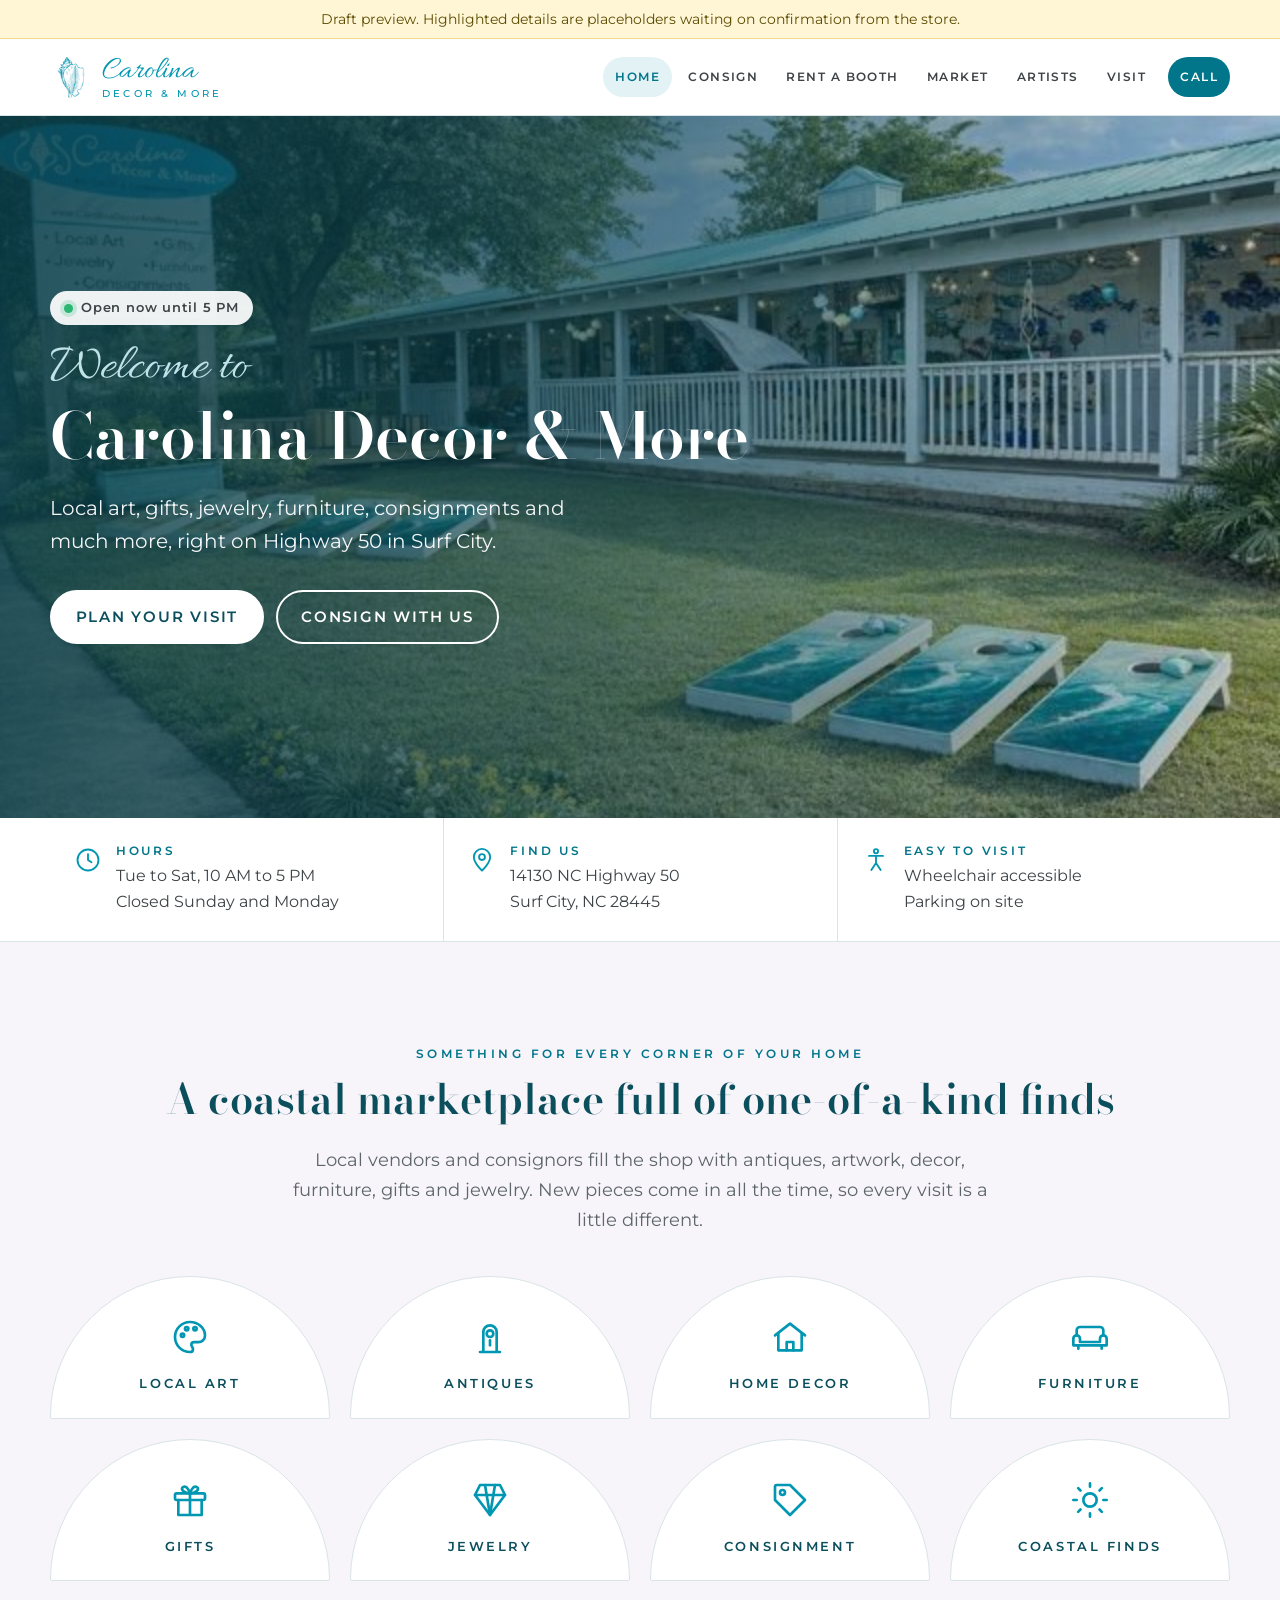
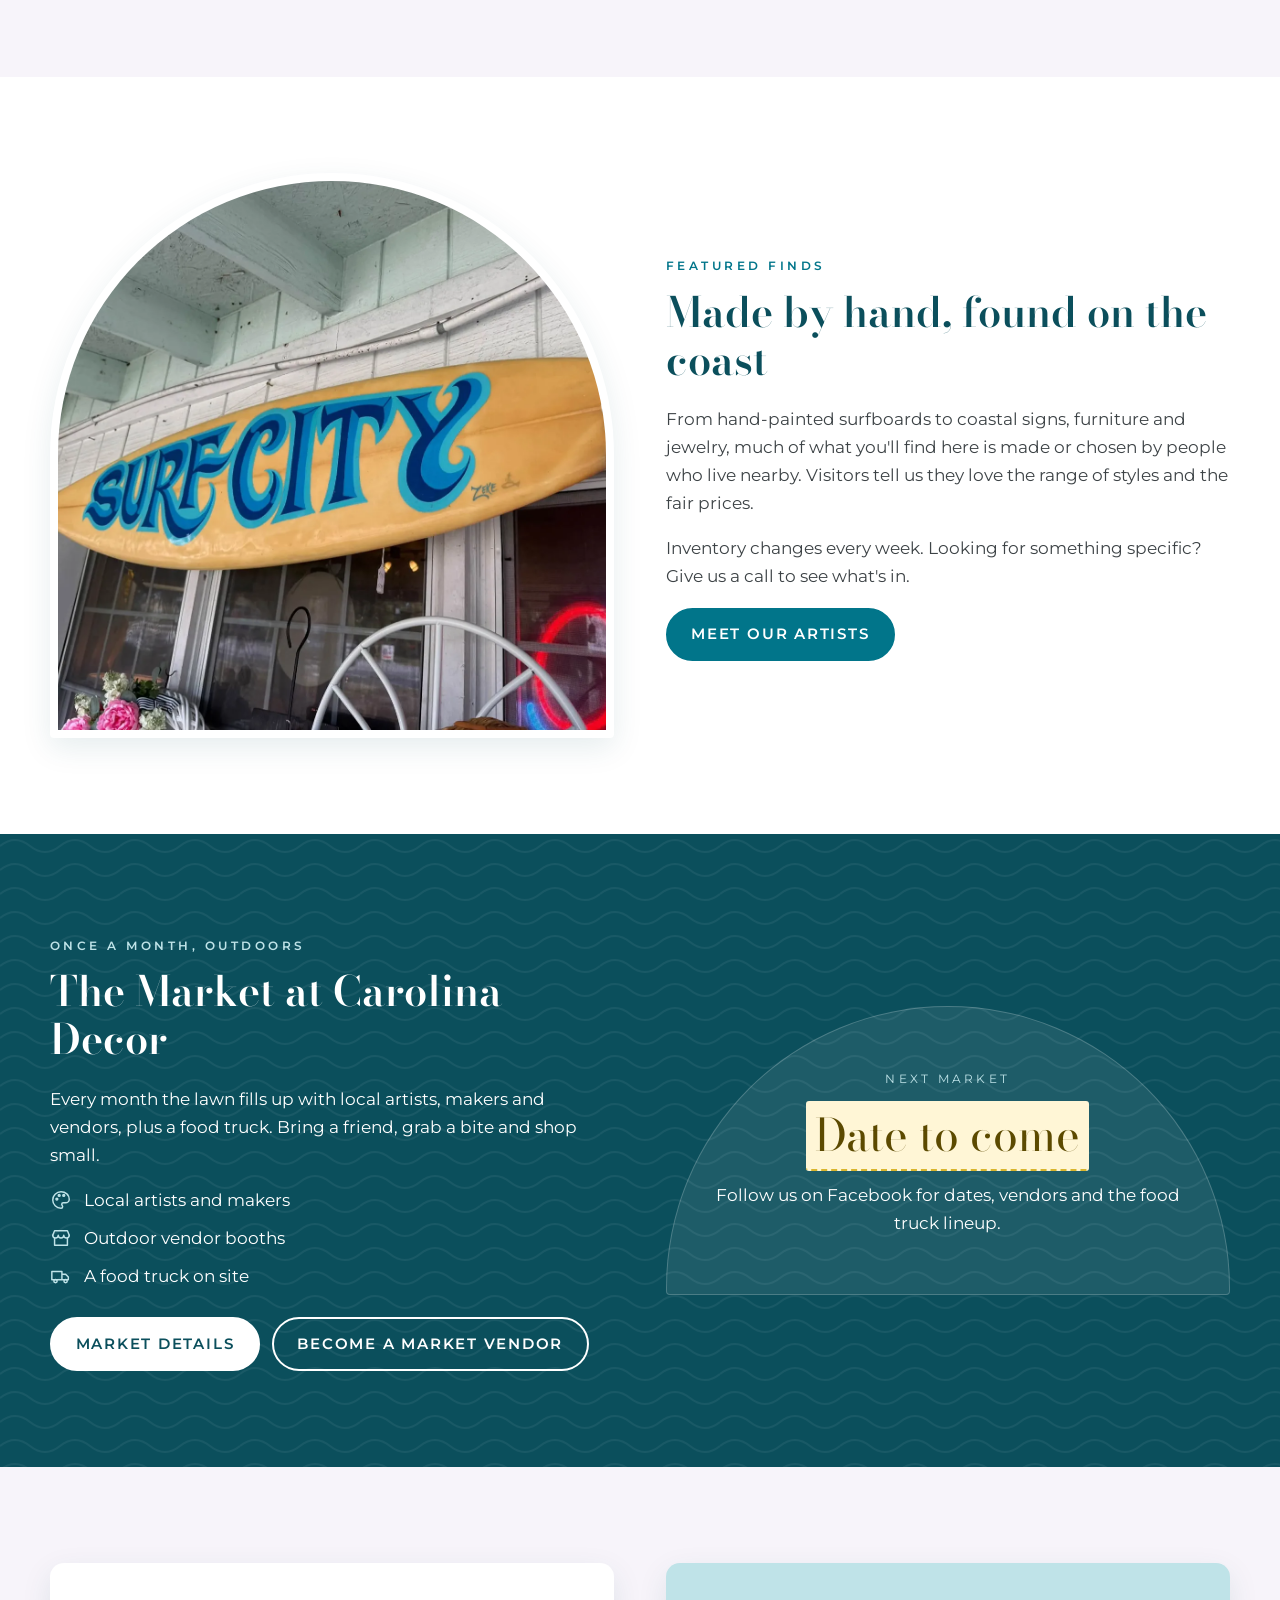
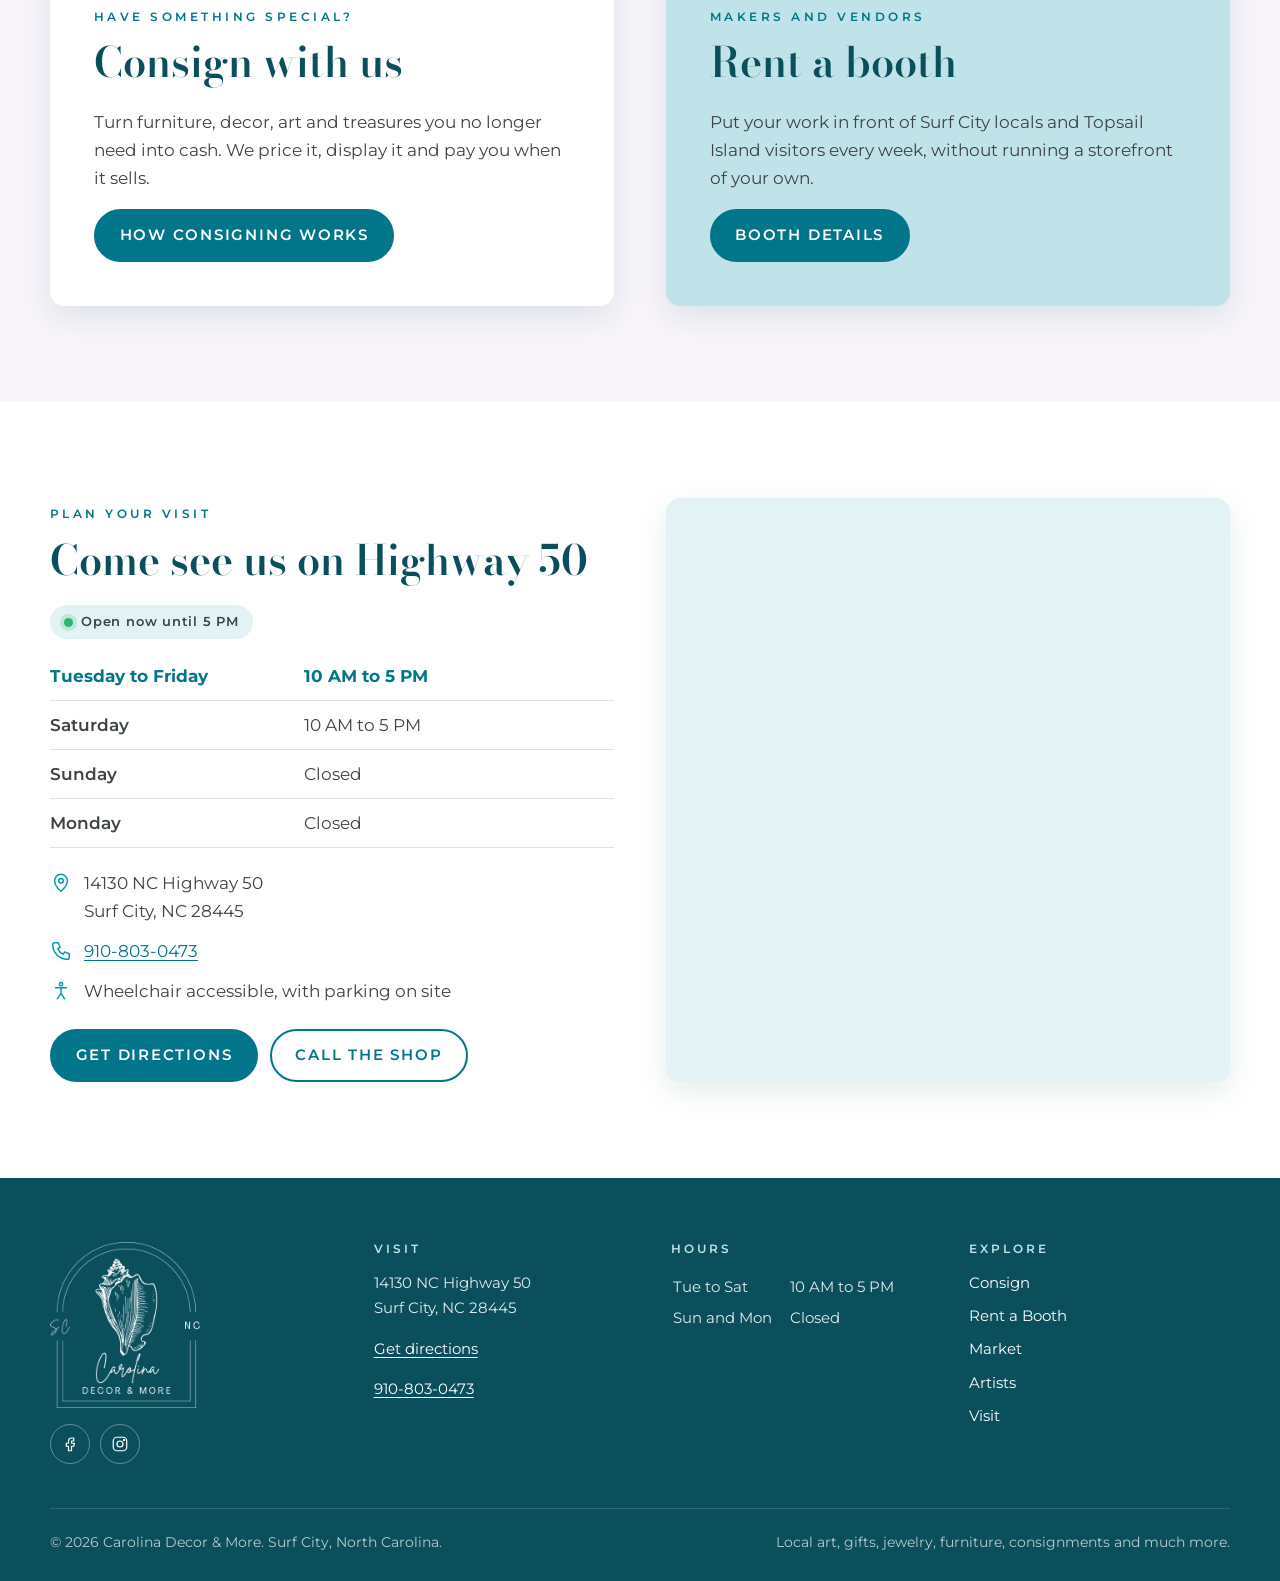
<file: index.html>
<!doctype html>
<html lang="en">
<head>
<meta charset="utf-8">
<meta name="viewport" content="width=device-width, initial-scale=1">
<title>Carolina Decor & More | Local Art, Antiques & Consignment in Surf City, NC</title>
<meta name="description" content="Coastal marketplace on NC Highway 50 in Surf City near Topsail Island. Local art, antiques, home decor, furniture, gifts, jewelry and consignment. Open Tuesday to Saturday.">
<link rel="canonical" href="https://www.carolinadecorandmore.com/">
<meta property="og:type" content="website">
<meta property="og:site_name" content="Carolina Decor & More">
<meta property="og:title" content="Carolina Decor & More | Local Art, Antiques & Consignment in Surf City, NC">
<meta property="og:description" content="Coastal marketplace on NC Highway 50 in Surf City near Topsail Island. Local art, antiques, home decor, furniture, gifts, jewelry and consignment. Open Tuesday to Saturday.">
<meta property="og:url" content="https://www.carolinadecorandmore.com/">
<meta property="og:image" content="https://www.carolinadecorandmore.com/assets/images/hero-storefront.jpg">
<meta name="theme-color" content="#0b4f5c">
<link rel="icon" type="image/png" href="assets/images/favicon.png">
<link rel="apple-touch-icon" href="assets/images/apple-touch-icon.png">
<link rel="preconnect" href="https://fonts.googleapis.com">
<link rel="preconnect" href="https://fonts.gstatic.com" crossorigin>
<link href="https://fonts.googleapis.com/css2?family=Allura&family=Bodoni+Moda:opsz,wght@6..96,500;6..96,600;6..96,700&family=Montserrat:wght@400;500;600;700&display=swap" rel="stylesheet">
<link rel="stylesheet" href="assets/css/styles.css">
<script type="application/ld+json">{
  "@context": "https://schema.org",
  "@type": "Store",
  "name": "Carolina Decor & More",
  "description": "Coastal marketplace in Surf City, NC with local art, antiques, home decor, furniture, gifts, jewelry and consignment.",
  "url": "https://www.carolinadecorandmore.com/",
  "logo": "https://www.carolinadecorandmore.com/assets/images/logo-teal.png",
  "image": "https://www.carolinadecorandmore.com/assets/images/hero-storefront.jpg",
  "telephone": "+1-910-803-0473",
  "address": {
    "@type": "PostalAddress",
    "streetAddress": "14130 NC Highway 50",
    "addressLocality": "Surf City",
    "addressRegion": "NC",
    "postalCode": "28445",
    "addressCountry": "US"
  },
  "areaServed": [
    "Surf City",
    "Topsail Island",
    "Pender County"
  ],
  "openingHoursSpecification": [
    {
      "@type": "OpeningHoursSpecification",
      "dayOfWeek": [
        "Tuesday",
        "Wednesday",
        "Thursday",
        "Friday",
        "Saturday"
      ],
      "opens": "10:00",
      "closes": "17:00"
    }
  ],
  "amenityFeature": [
    {
      "@type": "LocationFeatureSpecification",
      "name": "Wheelchair accessible",
      "value": true
    },
    {
      "@type": "LocationFeatureSpecification",
      "name": "Parking",
      "value": true
    }
  ],
  "hasMap": "https://www.google.com/maps/search/?api=1&query=14130+NC+Highway+50,+Surf+City,+NC+28445"
}</script>
</head>
<body>
<a class="skip-link" href="#main">Skip to content</a>
<!-- DRAFT: remove this banner and all .tbd placeholders before launch -->
<div class="draft-banner">Draft preview. Highlighted details are placeholders waiting on confirmation from the store.</div>
<header class="site-header">
  <div class="wrap header-inner">
    <a class="brand" href="index.html" aria-label="Carolina Decor & More home">
      <img src="assets/images/favicon.png" alt="" width="42" height="42">
      <span class="brand-text"><span class="brand-script">Carolina</span><span class="brand-caps">DECOR &amp; MORE</span></span>
    </a>
    <button class="nav-toggle" aria-expanded="false" aria-controls="site-nav" aria-label="Menu"><svg class="" viewBox="0 0 24 24" fill="none" stroke="currentColor" stroke-width="1.6" stroke-linecap="round" stroke-linejoin="round" aria-hidden="true"><path d="M4 7h16M4 12h16M4 17h16"/></svg></button>
    <nav class="site-nav" id="site-nav" aria-label="Main">
      <ul><li><a href="index.html" aria-current="page">Home</a></li><li><a href="consign.html">Consign</a></li><li><a href="rent-a-booth.html">Rent a Booth</a></li><li><a href="events.html">Market</a></li><li><a href="artists.html">Artists</a></li><li><a href="visit.html">Visit</a></li><li><a class="nav-call" href="tel:+19108030473">Call</a></li></ul>
    </nav>
  </div>
</header>
<main id="main">
<section class="hero">
  <img class="hero__img" src="assets/images/hero-storefront.jpg" alt="The Carolina Decor &amp; More storefront: a white porch with a green roof, painted cornhole boards on the lawn and the shop sign out front" width="640" height="427" fetchpriority="high">
  <div class="wrap">
    <div class="hero__content">
      <p class="status" data-open-status>Open Tuesday to Saturday, 10 AM to 5 PM</p>
      <span class="script">Welcome to</span>
      <h1>Carolina Decor &amp; More</h1>
      <p class="hero__tagline">Local art, gifts, jewelry, furniture, consignments and much more, right on Highway 50 in Surf City.</p>
      <div class="btn-row">
        <a class="btn btn--light" href="#visit">Plan your visit</a>
        <a class="btn btn--outline-light" href="consign.html">Consign with us</a>
      </div>
    </div>
  </div>
</section>

<section class="info-strip" aria-label="Store information">
  <div class="wrap grid">
    <div class="info-item"><svg class="" viewBox="0 0 24 24" fill="none" stroke="currentColor" stroke-width="1.6" stroke-linecap="round" stroke-linejoin="round" aria-hidden="true"><circle cx="12" cy="12" r="9"/><path d="M12 7v5l3 2"/></svg><div><h3>Hours</h3><p>Tue to Sat, 10 AM to 5 PM<br>Closed Sunday and Monday</p></div></div>
    <div class="info-item"><svg class="" viewBox="0 0 24 24" fill="none" stroke="currentColor" stroke-width="1.6" stroke-linecap="round" stroke-linejoin="round" aria-hidden="true"><path d="M12 21s-7-6.2-7-11.5A7 7 0 0 1 19 9.5C19 14.8 12 21 12 21z"/><circle cx="12" cy="9.5" r="2.5"/></svg><div><h3>Find us</h3><p>14130 NC Highway 50<br>Surf City, NC 28445</p></div></div>
    <div class="info-item"><svg class="" viewBox="0 0 24 24" fill="none" stroke="currentColor" stroke-width="1.6" stroke-linecap="round" stroke-linejoin="round" aria-hidden="true"><circle cx="12" cy="4.5" r="1.8"/><path d="M6 8.5h12M12 8.5v6m0 0-4 6m4-6 4 6"/></svg><div><h3>Easy to visit</h3><p>Wheelchair accessible<br>Parking on site</p></div></div>
  </div>
</section>

<section class="section">
  <div class="wrap center">
    <span class="eyebrow">Something for every corner of your home</span>
    <h2>A coastal marketplace full of one-of-a-kind finds</h2>
    <p class="lede">Local vendors and consignors fill the shop with antiques, artwork, decor, furniture, gifts and jewelry. New pieces come in all the time, so every visit is a little different.</p>
    <div class="grid-4" style="margin-top:40px">
      <div class="category"><svg class="" viewBox="0 0 24 24" fill="none" stroke="currentColor" stroke-width="1.6" stroke-linecap="round" stroke-linejoin="round" aria-hidden="true"><path d="M12 3a9 9 0 0 0 0 18c1.2 0 1.8-.8 1.8-1.7 0-1.2-1-1.6-1-2.6 0-.9.7-1.6 1.7-1.6H17a4 4 0 0 0 4-4c0-4.5-4-8.1-9-8.1z"/><circle cx="7.5" cy="11" r="1"/><circle cx="10" cy="7" r="1"/><circle cx="15" cy="7" r="1"/></svg><h3>Local Art</h3></div><div class="category"><svg class="" viewBox="0 0 24 24" fill="none" stroke="currentColor" stroke-width="1.6" stroke-linecap="round" stroke-linejoin="round" aria-hidden="true"><path d="M6 21h12M8 21V9a4 4 0 0 1 8 0v12"/><circle cx="12" cy="10" r="2"/><path d="M12 14v3"/></svg><h3>Antiques</h3></div><div class="category"><svg class="" viewBox="0 0 24 24" fill="none" stroke="currentColor" stroke-width="1.6" stroke-linecap="round" stroke-linejoin="round" aria-hidden="true"><path d="M3 11 12 4l9 7"/><path d="M5 10v10h14V10"/><path d="M10 20v-5h4v5"/></svg><h3>Home Decor</h3></div><div class="category"><svg class="" viewBox="0 0 24 24" fill="none" stroke="currentColor" stroke-width="1.6" stroke-linecap="round" stroke-linejoin="round" aria-hidden="true"><path d="M4 11V8a2 2 0 0 1 2-2h12a2 2 0 0 1 2 2v3"/><path d="M2 13a2 2 0 0 1 4 0v2h12v-2a2 2 0 0 1 4 0v4H2z"/><path d="M5 17v2M19 17v2"/></svg><h3>Furniture</h3></div><div class="category"><svg class="" viewBox="0 0 24 24" fill="none" stroke="currentColor" stroke-width="1.6" stroke-linecap="round" stroke-linejoin="round" aria-hidden="true"><rect x="3" y="8" width="18" height="4" rx="1"/><path d="M5 12v9h14v-9M12 8v13"/><path d="M12 8S10.5 3 8 4.2 9 8 12 8zm0 0s1.5-5 4-3.8S15 8 12 8z"/></svg><h3>Gifts</h3></div><div class="category"><svg class="" viewBox="0 0 24 24" fill="none" stroke="currentColor" stroke-width="1.6" stroke-linecap="round" stroke-linejoin="round" aria-hidden="true"><path d="M6 3h12l3 6-9 12L3 9z"/><path d="M3 9h18M9 3l3 18M15 3l-3 18"/></svg><h3>Jewelry</h3></div><div class="category"><svg class="" viewBox="0 0 24 24" fill="none" stroke="currentColor" stroke-width="1.6" stroke-linecap="round" stroke-linejoin="round" aria-hidden="true"><path d="M3 12V4a1 1 0 0 1 1-1h8l9 9-9 9z"/><circle cx="7.5" cy="7.5" r="1.5"/></svg><h3>Consignment</h3></div><div class="category"><svg class="" viewBox="0 0 24 24" fill="none" stroke="currentColor" stroke-width="1.6" stroke-linecap="round" stroke-linejoin="round" aria-hidden="true"><circle cx="12" cy="12" r="4"/><path d="M12 2v2M12 20v2M4.9 4.9l1.4 1.4M17.7 17.7l1.4 1.4M2 12h2M20 12h2M4.9 19.1l1.4-1.4M17.7 6.3l1.4-1.4"/></svg><h3>Coastal Finds</h3></div>
    </div>
  </div>
</section>

<section class="section section--white">
  <div class="wrap grid-2">
    <div class="arch-photo"><img style="aspect-ratio:1/1;object-position:40% center" src="assets/images/porch-surfboard-1600.webp" alt="Vintage surfboard hand painted with Surf City in blue lettering, hanging on the shop's front porch" width="1600" height="1200" loading="lazy"></div>
    <div>
      <span class="eyebrow">Featured finds</span>
      <h2>Made by hand, found on the coast</h2>
      <p>From hand-painted surfboards to coastal signs, furniture and jewelry, much of what you'll find here is made or chosen by people who live nearby. Visitors tell us they love the range of styles and the fair prices.</p>
      <p>Inventory changes every week. Looking for something specific? Give us a call to see what's in.</p>
      <div class="btn-row">
        <a class="btn" href="artists.html">Meet our artists</a>
      </div>
    </div>
  </div>
</section>

<section class="section market">
  <div class="wrap grid-2">
    <div>
      <span class="eyebrow">Once a month, outdoors</span>
      <h2>The Market at Carolina Decor</h2>
      <p>Every month the lawn fills up with local artists, makers and vendors, plus a food truck. Bring a friend, grab a bite and shop small.</p>
      <ul class="market-list">
        <li><svg class="" viewBox="0 0 24 24" fill="none" stroke="currentColor" stroke-width="1.6" stroke-linecap="round" stroke-linejoin="round" aria-hidden="true"><path d="M12 3a9 9 0 0 0 0 18c1.2 0 1.8-.8 1.8-1.7 0-1.2-1-1.6-1-2.6 0-.9.7-1.6 1.7-1.6H17a4 4 0 0 0 4-4c0-4.5-4-8.1-9-8.1z"/><circle cx="7.5" cy="11" r="1"/><circle cx="10" cy="7" r="1"/><circle cx="15" cy="7" r="1"/></svg>Local artists and makers</li>
        <li><svg class="" viewBox="0 0 24 24" fill="none" stroke="currentColor" stroke-width="1.6" stroke-linecap="round" stroke-linejoin="round" aria-hidden="true"><path d="M3 9 5 4h14l2 5"/><path d="M3 9a3 3 0 0 0 6 0 3 3 0 0 0 6 0 3 3 0 0 0 6 0"/><path d="M5 12v8h14v-8"/></svg>Outdoor vendor booths</li>
        <li><svg class="" viewBox="0 0 24 24" fill="none" stroke="currentColor" stroke-width="1.6" stroke-linecap="round" stroke-linejoin="round" aria-hidden="true"><path d="M2 7h11v9H2zM13 10h4l3 3v3h-7"/><circle cx="6" cy="17.5" r="1.8"/><circle cx="17" cy="17.5" r="1.8"/></svg>A food truck on site</li>
      </ul>
      <div class="btn-row">
        <a class="btn btn--light" href="events.html">Market details</a>
        <a class="btn btn--outline-light" href="events.html#vendor-signup">Become a market vendor</a>
      </div>
    </div>
    <div class="date-card">
      <span class="label">Next market</span>
      <p class="date"><mark class="tbd" title="Placeholder: confirm with owner">Date to come</mark></p>
      <p>Follow us on Facebook for dates, vendors and the food truck lineup.</p>
    </div>
  </div>
</section>

<section class="section">
  <div class="wrap grid-2" style="align-items:stretch">
    <div class="cta-card">
      <span class="eyebrow">Have something special?</span>
      <h2>Consign with us</h2>
      <p>Turn furniture, decor, art and treasures you no longer need into cash. We price it, display it and pay you when it sells.</p>
      <a class="btn" href="consign.html">How consigning works</a>
    </div>
    <div class="cta-card cta-card--aqua">
      <span class="eyebrow">Makers and vendors</span>
      <h2>Rent a booth</h2>
      <p>Put your work in front of Surf City locals and Topsail Island visitors every week, without running a storefront of your own.</p>
      <a class="btn" href="rent-a-booth.html">Booth details</a>
    </div>
  </div>
</section>

<section class="section section--white" id="visit">
  <div class="wrap grid-2" style="align-items:stretch">
    <div>
      <span class="eyebrow">Plan your visit</span>
      <h2>Come see us on Highway 50</h2>
      <p class="status" data-open-status style="background:var(--aqua-soft)">Tuesday to Saturday, 10 AM to 5 PM</p>
      <table class="hours"><caption class="sr-only">Store hours</caption><tbody><tr data-day="2,3,4,5"><th scope="row">Tuesday to Friday</th><td>10 AM to 5 PM</td></tr><tr data-day="6"><th scope="row">Saturday</th><td>10 AM to 5 PM</td></tr><tr data-day="0"><th scope="row">Sunday</th><td>Closed</td></tr><tr data-day="1"><th scope="row">Monday</th><td>Closed</td></tr></tbody></table>
      <ul class="contact-list">
        <li><svg class="" viewBox="0 0 24 24" fill="none" stroke="currentColor" stroke-width="1.6" stroke-linecap="round" stroke-linejoin="round" aria-hidden="true"><path d="M12 21s-7-6.2-7-11.5A7 7 0 0 1 19 9.5C19 14.8 12 21 12 21z"/><circle cx="12" cy="9.5" r="2.5"/></svg><span>14130 NC Highway 50<br>Surf City, NC 28445</span></li>
        <li><svg class="" viewBox="0 0 24 24" fill="none" stroke="currentColor" stroke-width="1.6" stroke-linecap="round" stroke-linejoin="round" aria-hidden="true"><path d="M5 3h4l2 5-2.5 1.5a11 11 0 0 0 6 6L16 13l5 2v4a2 2 0 0 1-2 2A16 16 0 0 1 3 5a2 2 0 0 1 2-2z"/></svg><span><a href="tel:+19108030473">910-803-0473</a></span></li>
        <li><svg class="" viewBox="0 0 24 24" fill="none" stroke="currentColor" stroke-width="1.6" stroke-linecap="round" stroke-linejoin="round" aria-hidden="true"><circle cx="12" cy="4.5" r="1.8"/><path d="M6 8.5h12M12 8.5v6m0 0-4 6m4-6 4 6"/></svg><span>Wheelchair accessible, with parking on site</span></li>
      </ul>
      <div class="btn-row">
        <a class="btn" href="https://www.google.com/maps/dir/?api=1&destination=14130+NC+Highway+50,+Surf+City,+NC+28445" target="_blank" rel="noopener">Get directions</a>
        <a class="btn btn--ghost" href="tel:+19108030473">Call the shop</a>
      </div>
    </div>
    <iframe class="map" title="Map to Carolina Decor & More" src="https://maps.google.com/maps?q=14130+NC+Highway+50,+Surf+City,+NC+28445&z=15&output=embed" loading="lazy" referrerpolicy="no-referrer-when-downgrade"></iframe>
  </div>
</section>

</main>
<footer class="site-footer">
  <div class="wrap">
    <div class="footer-grid">
      <div>
        <img class="footer-logo" src="assets/images/logo-white.png" alt="Carolina Decor & More logo, a conch shell inside an arch" width="150" height="166">
        <div class="social">
          <a href="#" aria-label="Facebook (link to come)"><svg class="" viewBox="0 0 24 24" fill="none" stroke="currentColor" stroke-width="1.6" stroke-linecap="round" stroke-linejoin="round" aria-hidden="true"><path d="M14 8h3V4h-3a4 4 0 0 0-4 4v3H7v4h3v6h4v-6h3l1-4h-4V8z"/></svg></a>
          <a href="#" aria-label="Instagram (link to come)"><svg class="" viewBox="0 0 24 24" fill="none" stroke="currentColor" stroke-width="1.6" stroke-linecap="round" stroke-linejoin="round" aria-hidden="true"><rect x="3" y="3" width="18" height="18" rx="5"/><circle cx="12" cy="12" r="4"/><circle cx="17.5" cy="6.5" r=".8" fill="currentColor"/></svg></a>
        </div>
      </div>
      <div>
        <h3>Visit</h3>
        <p>14130 NC Highway 50<br>Surf City, NC 28445</p>
        <p><a href="https://www.google.com/maps/dir/?api=1&destination=14130+NC+Highway+50,+Surf+City,+NC+28445" target="_blank" rel="noopener">Get directions</a></p>
        <p><a href="tel:+19108030473">910-803-0473</a></p>
      </div>
      <div>
        <h3>Hours</h3>
        <table class="footer-hours"><tbody>
          <tr><td>Tue to Sat</td><td>10 AM to 5 PM</td></tr>
          <tr><td>Sun and Mon</td><td>Closed</td></tr>
        </tbody></table>
      </div>
      <div>
        <h3>Explore</h3>
        <ul><li><a href="consign.html">Consign</a></li><li><a href="rent-a-booth.html">Rent a Booth</a></li><li><a href="events.html">Market</a></li><li><a href="artists.html">Artists</a></li><li><a href="visit.html">Visit</a></li></ul>
      </div>
    </div>
    <div class="footer-bottom">
      <span>&copy; <span id="year">2026</span> Carolina Decor & More. Surf City, North Carolina.</span>
      <span>Local art, gifts, jewelry, furniture, consignments and much more.</span>
    </div>
  </div>
</footer>
<script src="assets/js/main.js" defer></script>
</body>
</html>
</file>
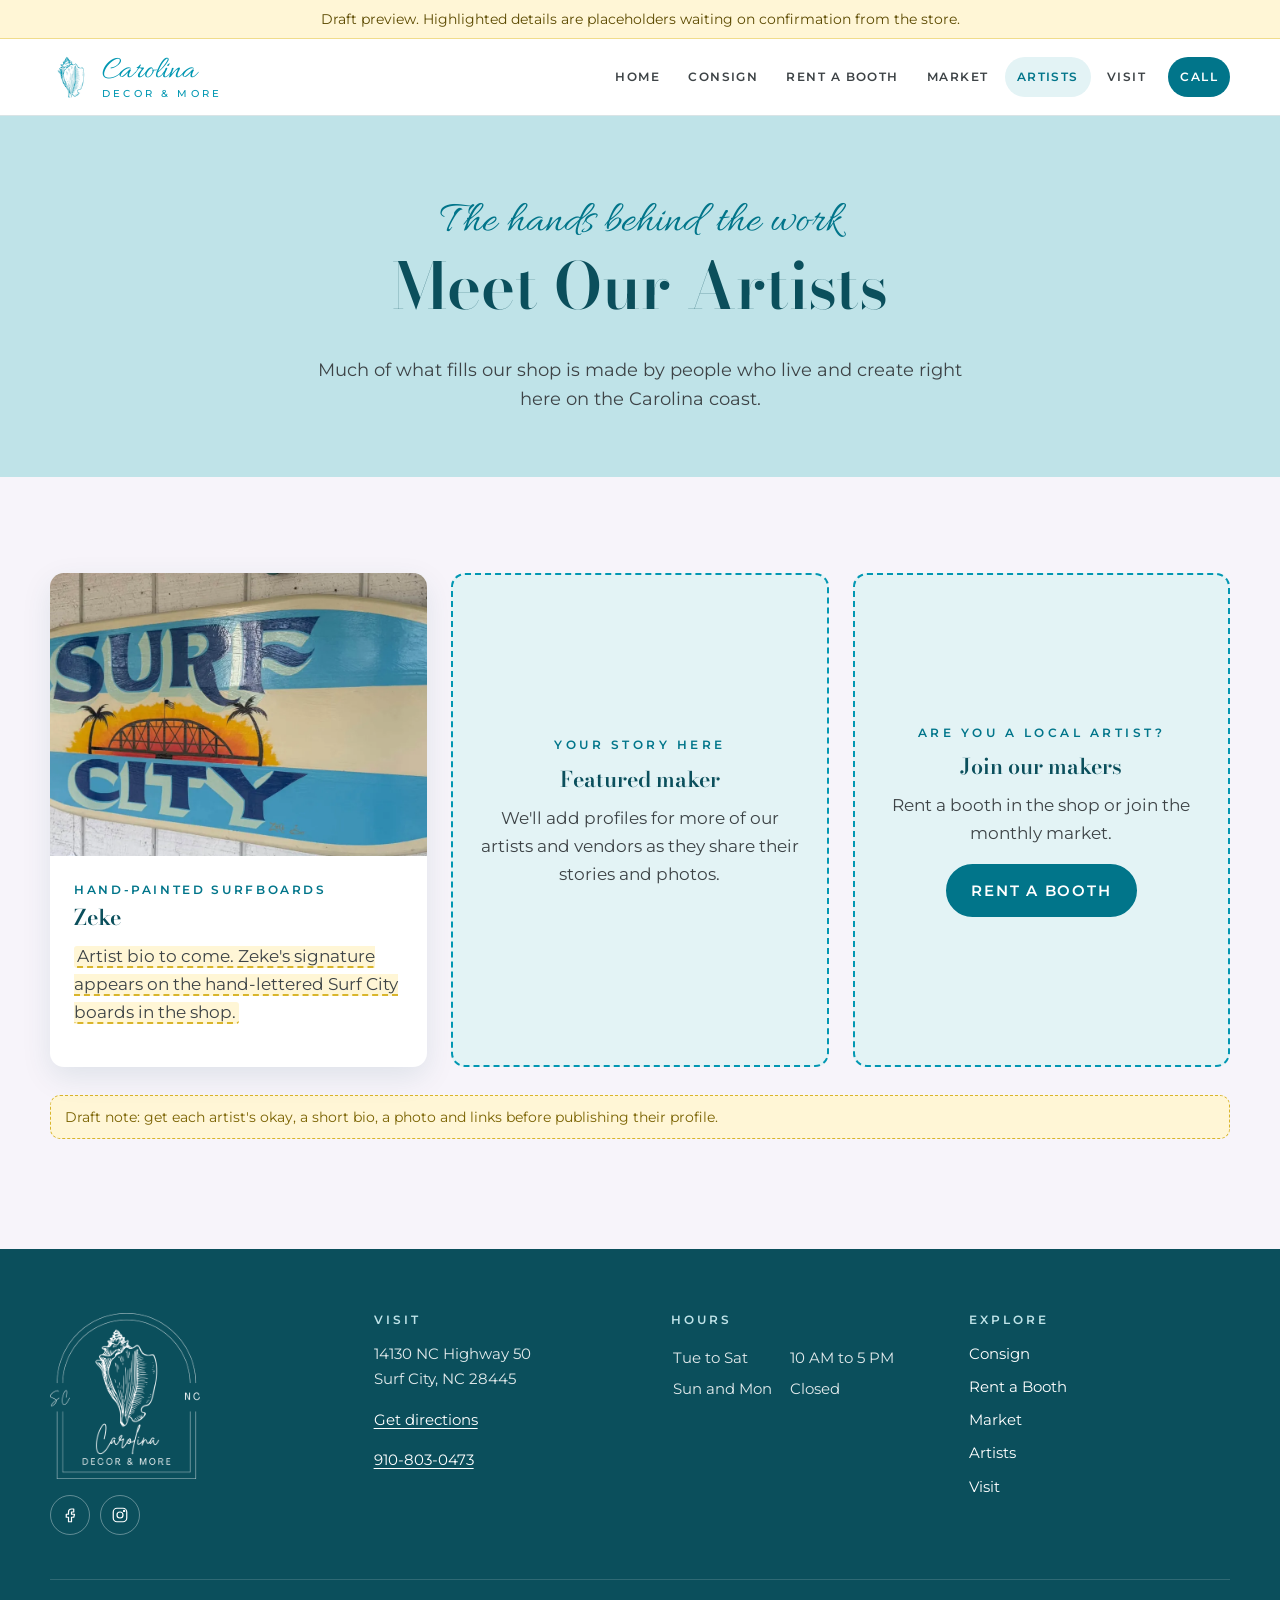
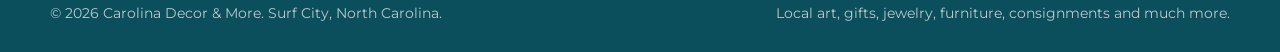
<file: artists.html>
<!doctype html>
<html lang="en">
<head>
<meta charset="utf-8">
<meta name="viewport" content="width=device-width, initial-scale=1">
<title>Local Artists on Topsail Island | Carolina Decor & More, Surf City NC</title>
<meta name="description" content="Meet the local artists and makers behind the art, decor and handmade gifts at Carolina Decor & More in Surf City near Topsail Island.">
<link rel="canonical" href="https://www.carolinadecorandmore.com/artists.html">
<meta property="og:type" content="website">
<meta property="og:site_name" content="Carolina Decor & More">
<meta property="og:title" content="Local Artists on Topsail Island | Carolina Decor & More, Surf City NC">
<meta property="og:description" content="Meet the local artists and makers behind the art, decor and handmade gifts at Carolina Decor & More in Surf City near Topsail Island.">
<meta property="og:url" content="https://www.carolinadecorandmore.com/artists.html">
<meta property="og:image" content="https://www.carolinadecorandmore.com/assets/images/hero-storefront.jpg">
<meta name="theme-color" content="#0b4f5c">
<link rel="icon" type="image/png" href="assets/images/favicon.png">
<link rel="apple-touch-icon" href="assets/images/apple-touch-icon.png">
<link rel="preconnect" href="https://fonts.googleapis.com">
<link rel="preconnect" href="https://fonts.gstatic.com" crossorigin>
<link href="https://fonts.googleapis.com/css2?family=Allura&family=Bodoni+Moda:opsz,wght@6..96,500;6..96,600;6..96,700&family=Montserrat:wght@400;500;600;700&display=swap" rel="stylesheet">
<link rel="stylesheet" href="assets/css/styles.css">
</head>
<body>
<a class="skip-link" href="#main">Skip to content</a>
<!-- DRAFT: remove this banner and all .tbd placeholders before launch -->
<div class="draft-banner">Draft preview. Highlighted details are placeholders waiting on confirmation from the store.</div>
<header class="site-header">
  <div class="wrap header-inner">
    <a class="brand" href="index.html" aria-label="Carolina Decor & More home">
      <img src="assets/images/favicon.png" alt="" width="42" height="42">
      <span class="brand-text"><span class="brand-script">Carolina</span><span class="brand-caps">DECOR &amp; MORE</span></span>
    </a>
    <button class="nav-toggle" aria-expanded="false" aria-controls="site-nav" aria-label="Menu"><svg class="" viewBox="0 0 24 24" fill="none" stroke="currentColor" stroke-width="1.6" stroke-linecap="round" stroke-linejoin="round" aria-hidden="true"><path d="M4 7h16M4 12h16M4 17h16"/></svg></button>
    <nav class="site-nav" id="site-nav" aria-label="Main">
      <ul><li><a href="index.html">Home</a></li><li><a href="consign.html">Consign</a></li><li><a href="rent-a-booth.html">Rent a Booth</a></li><li><a href="events.html">Market</a></li><li><a href="artists.html" aria-current="page">Artists</a></li><li><a href="visit.html">Visit</a></li><li><a class="nav-call" href="tel:+19108030473">Call</a></li></ul>
    </nav>
  </div>
</header>
<main id="main">
<section class="page-hero">
  <div class="wrap">
    <span class="script">The hands behind the work</span>
    <h1>Meet Our Artists</h1>
    <p>Much of what fills our shop is made by people who live and create right here on the Carolina coast.</p>
  </div>
</section>
<section class="section">
  <div class="wrap">
    <div class="grid-3">
      <article class="artist">
        <img src="assets/images/bridge-surfboard-crop.webp" alt="Surf City surfboard painted by Zeke, with palm trees and the swing bridge at sunset" width="1400" height="700" loading="lazy">
        <div class="body">
          <span class="medium">Hand-painted surfboards</span>
          <h3>Zeke</h3>
          <p><mark class="tbd" title="Placeholder: confirm with owner">Artist bio to come. Zeke's signature appears on the hand-lettered Surf City boards in the shop.</mark></p>
        </div>
      </article>
      <article class="artist artist--invite">
        <span class="eyebrow">Your story here</span>
        <h3>Featured maker</h3>
        <p>We'll add profiles for more of our artists and vendors as they share their stories and photos.</p>
      </article>
      <article class="artist artist--invite">
        <span class="eyebrow">Are you a local artist?</span>
        <h3>Join our makers</h3>
        <p>Rent a booth in the shop or join the monthly market.</p>
        <div class="btn-row" style="justify-content:center"><a class="btn" href="rent-a-booth.html">Rent a booth</a></div>
      </article>
    </div>
    <p class="tbd-note" style="margin-top:28px">Draft note: get each artist's okay, a short bio, a photo and links before publishing their profile.</p>
  </div>
</section>

</main>
<footer class="site-footer">
  <div class="wrap">
    <div class="footer-grid">
      <div>
        <img class="footer-logo" src="assets/images/logo-white.png" alt="Carolina Decor & More logo, a conch shell inside an arch" width="150" height="166">
        <div class="social">
          <a href="#" aria-label="Facebook (link to come)"><svg class="" viewBox="0 0 24 24" fill="none" stroke="currentColor" stroke-width="1.6" stroke-linecap="round" stroke-linejoin="round" aria-hidden="true"><path d="M14 8h3V4h-3a4 4 0 0 0-4 4v3H7v4h3v6h4v-6h3l1-4h-4V8z"/></svg></a>
          <a href="#" aria-label="Instagram (link to come)"><svg class="" viewBox="0 0 24 24" fill="none" stroke="currentColor" stroke-width="1.6" stroke-linecap="round" stroke-linejoin="round" aria-hidden="true"><rect x="3" y="3" width="18" height="18" rx="5"/><circle cx="12" cy="12" r="4"/><circle cx="17.5" cy="6.5" r=".8" fill="currentColor"/></svg></a>
        </div>
      </div>
      <div>
        <h3>Visit</h3>
        <p>14130 NC Highway 50<br>Surf City, NC 28445</p>
        <p><a href="https://www.google.com/maps/dir/?api=1&destination=14130+NC+Highway+50,+Surf+City,+NC+28445" target="_blank" rel="noopener">Get directions</a></p>
        <p><a href="tel:+19108030473">910-803-0473</a></p>
      </div>
      <div>
        <h3>Hours</h3>
        <table class="footer-hours"><tbody>
          <tr><td>Tue to Sat</td><td>10 AM to 5 PM</td></tr>
          <tr><td>Sun and Mon</td><td>Closed</td></tr>
        </tbody></table>
      </div>
      <div>
        <h3>Explore</h3>
        <ul><li><a href="consign.html">Consign</a></li><li><a href="rent-a-booth.html">Rent a Booth</a></li><li><a href="events.html">Market</a></li><li><a href="artists.html">Artists</a></li><li><a href="visit.html">Visit</a></li></ul>
      </div>
    </div>
    <div class="footer-bottom">
      <span>&copy; <span id="year">2026</span> Carolina Decor & More. Surf City, North Carolina.</span>
      <span>Local art, gifts, jewelry, furniture, consignments and much more.</span>
    </div>
  </div>
</footer>
<script src="assets/js/main.js" defer></script>
</body>
</html>
</file>
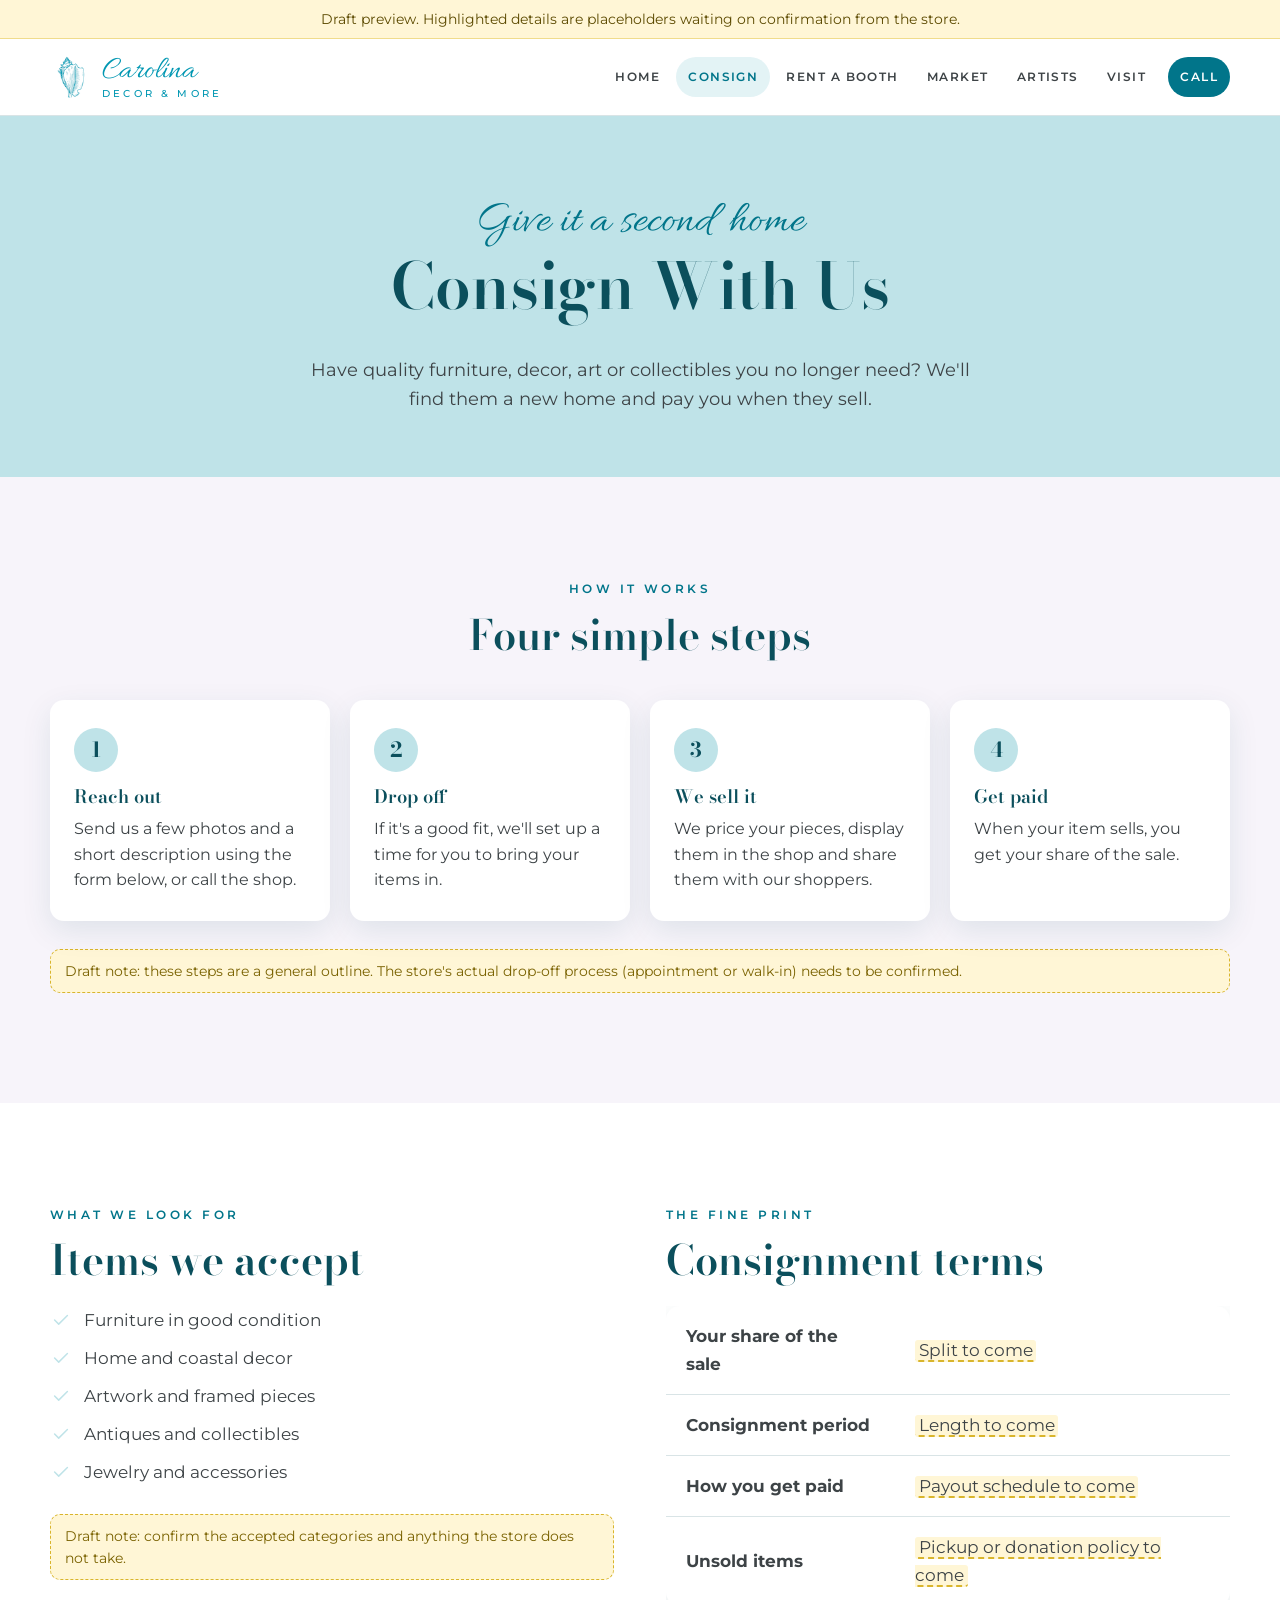
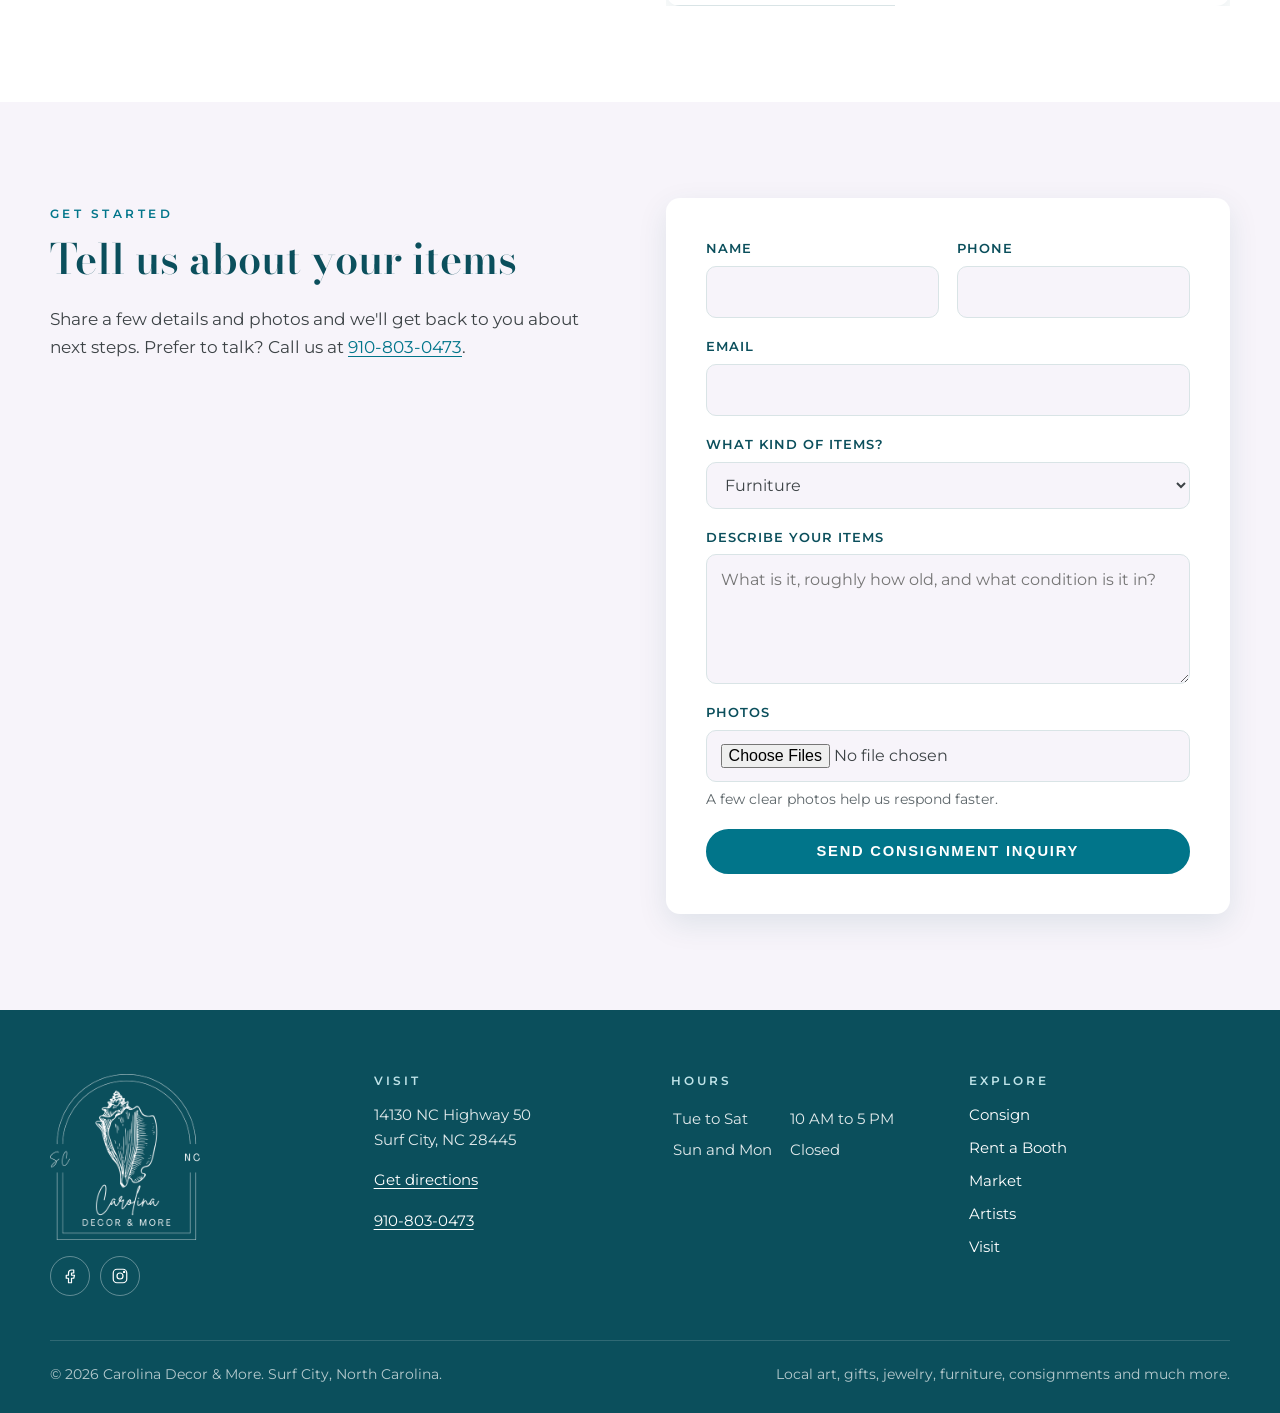
<file: consign.html>
<!doctype html>
<html lang="en">
<head>
<meta charset="utf-8">
<meta name="viewport" content="width=device-width, initial-scale=1">
<title>Consign Furniture, Decor & Art in Surf City NC | Carolina Decor & More</title>
<meta name="description" content="Consign quality furniture, home decor, art, antiques and jewelry at Carolina Decor & More in Surf City, NC. We price, display and sell your items for you.">
<link rel="canonical" href="https://www.carolinadecorandmore.com/consign.html">
<meta property="og:type" content="website">
<meta property="og:site_name" content="Carolina Decor & More">
<meta property="og:title" content="Consign Furniture, Decor & Art in Surf City NC | Carolina Decor & More">
<meta property="og:description" content="Consign quality furniture, home decor, art, antiques and jewelry at Carolina Decor & More in Surf City, NC. We price, display and sell your items for you.">
<meta property="og:url" content="https://www.carolinadecorandmore.com/consign.html">
<meta property="og:image" content="https://www.carolinadecorandmore.com/assets/images/hero-storefront.jpg">
<meta name="theme-color" content="#0b4f5c">
<link rel="icon" type="image/png" href="assets/images/favicon.png">
<link rel="apple-touch-icon" href="assets/images/apple-touch-icon.png">
<link rel="preconnect" href="https://fonts.googleapis.com">
<link rel="preconnect" href="https://fonts.gstatic.com" crossorigin>
<link href="https://fonts.googleapis.com/css2?family=Allura&family=Bodoni+Moda:opsz,wght@6..96,500;6..96,600;6..96,700&family=Montserrat:wght@400;500;600;700&display=swap" rel="stylesheet">
<link rel="stylesheet" href="assets/css/styles.css">
</head>
<body>
<a class="skip-link" href="#main">Skip to content</a>
<!-- DRAFT: remove this banner and all .tbd placeholders before launch -->
<div class="draft-banner">Draft preview. Highlighted details are placeholders waiting on confirmation from the store.</div>
<header class="site-header">
  <div class="wrap header-inner">
    <a class="brand" href="index.html" aria-label="Carolina Decor & More home">
      <img src="assets/images/favicon.png" alt="" width="42" height="42">
      <span class="brand-text"><span class="brand-script">Carolina</span><span class="brand-caps">DECOR &amp; MORE</span></span>
    </a>
    <button class="nav-toggle" aria-expanded="false" aria-controls="site-nav" aria-label="Menu"><svg class="" viewBox="0 0 24 24" fill="none" stroke="currentColor" stroke-width="1.6" stroke-linecap="round" stroke-linejoin="round" aria-hidden="true"><path d="M4 7h16M4 12h16M4 17h16"/></svg></button>
    <nav class="site-nav" id="site-nav" aria-label="Main">
      <ul><li><a href="index.html">Home</a></li><li><a href="consign.html" aria-current="page">Consign</a></li><li><a href="rent-a-booth.html">Rent a Booth</a></li><li><a href="events.html">Market</a></li><li><a href="artists.html">Artists</a></li><li><a href="visit.html">Visit</a></li><li><a class="nav-call" href="tel:+19108030473">Call</a></li></ul>
    </nav>
  </div>
</header>
<main id="main">
<section class="page-hero">
  <div class="wrap">
    <span class="script">Give it a second home</span>
    <h1>Consign With Us</h1>
    <p>Have quality furniture, decor, art or collectibles you no longer need? We'll find them a new home and pay you when they sell.</p>
  </div>
</section>
<section class="section">
  <div class="wrap">
    <div class="center" style="margin-bottom:40px">
      <span class="eyebrow">How it works</span>
      <h2>Four simple steps</h2>
    </div>
    <ol class="steps">
      <li><h3>Reach out</h3><p>Send us a few photos and a short description using the form below, or call the shop.</p></li>
      <li><h3>Drop off</h3><p>If it's a good fit, we'll set up a time for you to bring your items in.</p></li>
      <li><h3>We sell it</h3><p>We price your pieces, display them in the shop and share them with our shoppers.</p></li>
      <li><h3>Get paid</h3><p>When your item sells, you get your share of the sale.</p></li>
    </ol>
    <p class="tbd-note" style="margin-top:28px">Draft note: these steps are a general outline. The store's actual drop-off process (appointment or walk-in) needs to be confirmed.</p>
  </div>
</section>

<section class="section section--white">
  <div class="wrap grid-2" style="align-items:start">
    <div>
      <span class="eyebrow">What we look for</span>
      <h2>Items we accept</h2>
      <ul class="market-list" style="color:var(--ink)">
        <li><svg class="" viewBox="0 0 24 24" fill="none" stroke="currentColor" stroke-width="1.6" stroke-linecap="round" stroke-linejoin="round" aria-hidden="true"><path d="m5 12 4.5 4.5L19 7"/></svg>Furniture in good condition</li>
        <li><svg class="" viewBox="0 0 24 24" fill="none" stroke="currentColor" stroke-width="1.6" stroke-linecap="round" stroke-linejoin="round" aria-hidden="true"><path d="m5 12 4.5 4.5L19 7"/></svg>Home and coastal decor</li>
        <li><svg class="" viewBox="0 0 24 24" fill="none" stroke="currentColor" stroke-width="1.6" stroke-linecap="round" stroke-linejoin="round" aria-hidden="true"><path d="m5 12 4.5 4.5L19 7"/></svg>Artwork and framed pieces</li>
        <li><svg class="" viewBox="0 0 24 24" fill="none" stroke="currentColor" stroke-width="1.6" stroke-linecap="round" stroke-linejoin="round" aria-hidden="true"><path d="m5 12 4.5 4.5L19 7"/></svg>Antiques and collectibles</li>
        <li><svg class="" viewBox="0 0 24 24" fill="none" stroke="currentColor" stroke-width="1.6" stroke-linecap="round" stroke-linejoin="round" aria-hidden="true"><path d="m5 12 4.5 4.5L19 7"/></svg>Jewelry and accessories</li>
      </ul>
      <p class="tbd-note">Draft note: confirm the accepted categories and anything the store does not take.</p>
    </div>
    <div>
      <span class="eyebrow">The fine print</span>
      <h2>Consignment terms</h2>
      <div class="table-scroll"><table class="price-table">
        <tbody>
          <tr><th scope="row">Your share of the sale</th><td><mark class="tbd" title="Placeholder: confirm with owner">Split to come</mark></td></tr>
          <tr><th scope="row">Consignment period</th><td><mark class="tbd" title="Placeholder: confirm with owner">Length to come</mark></td></tr>
          <tr><th scope="row">How you get paid</th><td><mark class="tbd" title="Placeholder: confirm with owner">Payout schedule to come</mark></td></tr>
          <tr><th scope="row">Unsold items</th><td><mark class="tbd" title="Placeholder: confirm with owner">Pickup or donation policy to come</mark></td></tr>
        </tbody>
      </table></div>
    </div>
  </div>
</section>

<section class="section" id="consign-form">
  <div class="wrap grid-2" style="align-items:start">
    <div>
      <span class="eyebrow">Get started</span>
      <h2>Tell us about your items</h2>
      <p>Share a few details and photos and we'll get back to you about next steps. Prefer to talk? Call us at <a href="tel:+19108030473">910-803-0473</a>.</p>
    </div>
    <form class="form" data-draft-form action="#" method="post">
      <div class="form-row">
        <div class="field"><label for="c-name">Name</label><input id="c-name" name="name" autocomplete="name" required></div>
        <div class="field"><label for="c-phone">Phone</label><input id="c-phone" name="phone" type="tel" autocomplete="tel"></div>
      </div>
      <div class="field"><label for="c-email">Email</label><input id="c-email" name="email" type="email" autocomplete="email" required></div>
      <div class="field"><label for="c-type">What kind of items?</label>
        <select id="c-type" name="item_type"><option>Furniture</option><option>Home decor</option><option>Artwork</option><option>Antiques or collectibles</option><option>Jewelry</option><option>A mix of things</option></select></div>
      <div class="field"><label for="c-desc">Describe your items</label><textarea id="c-desc" name="description" placeholder="What is it, roughly how old, and what condition is it in?"></textarea></div>
      <div class="field"><label for="c-photos">Photos</label><input id="c-photos" name="photos" type="file" accept="image/*" multiple><span class="hint">A few clear photos help us respond faster.</span></div>
      <p class="form-status" role="status" tabindex="-1"></p>
      <button class="btn" type="submit">Send consignment inquiry</button>
    </form>
  </div>
</section>

</main>
<footer class="site-footer">
  <div class="wrap">
    <div class="footer-grid">
      <div>
        <img class="footer-logo" src="assets/images/logo-white.png" alt="Carolina Decor & More logo, a conch shell inside an arch" width="150" height="166">
        <div class="social">
          <a href="#" aria-label="Facebook (link to come)"><svg class="" viewBox="0 0 24 24" fill="none" stroke="currentColor" stroke-width="1.6" stroke-linecap="round" stroke-linejoin="round" aria-hidden="true"><path d="M14 8h3V4h-3a4 4 0 0 0-4 4v3H7v4h3v6h4v-6h3l1-4h-4V8z"/></svg></a>
          <a href="#" aria-label="Instagram (link to come)"><svg class="" viewBox="0 0 24 24" fill="none" stroke="currentColor" stroke-width="1.6" stroke-linecap="round" stroke-linejoin="round" aria-hidden="true"><rect x="3" y="3" width="18" height="18" rx="5"/><circle cx="12" cy="12" r="4"/><circle cx="17.5" cy="6.5" r=".8" fill="currentColor"/></svg></a>
        </div>
      </div>
      <div>
        <h3>Visit</h3>
        <p>14130 NC Highway 50<br>Surf City, NC 28445</p>
        <p><a href="https://www.google.com/maps/dir/?api=1&destination=14130+NC+Highway+50,+Surf+City,+NC+28445" target="_blank" rel="noopener">Get directions</a></p>
        <p><a href="tel:+19108030473">910-803-0473</a></p>
      </div>
      <div>
        <h3>Hours</h3>
        <table class="footer-hours"><tbody>
          <tr><td>Tue to Sat</td><td>10 AM to 5 PM</td></tr>
          <tr><td>Sun and Mon</td><td>Closed</td></tr>
        </tbody></table>
      </div>
      <div>
        <h3>Explore</h3>
        <ul><li><a href="consign.html">Consign</a></li><li><a href="rent-a-booth.html">Rent a Booth</a></li><li><a href="events.html">Market</a></li><li><a href="artists.html">Artists</a></li><li><a href="visit.html">Visit</a></li></ul>
      </div>
    </div>
    <div class="footer-bottom">
      <span>&copy; <span id="year">2026</span> Carolina Decor & More. Surf City, North Carolina.</span>
      <span>Local art, gifts, jewelry, furniture, consignments and much more.</span>
    </div>
  </div>
</footer>
<script src="assets/js/main.js" defer></script>
</body>
</html>
</file>
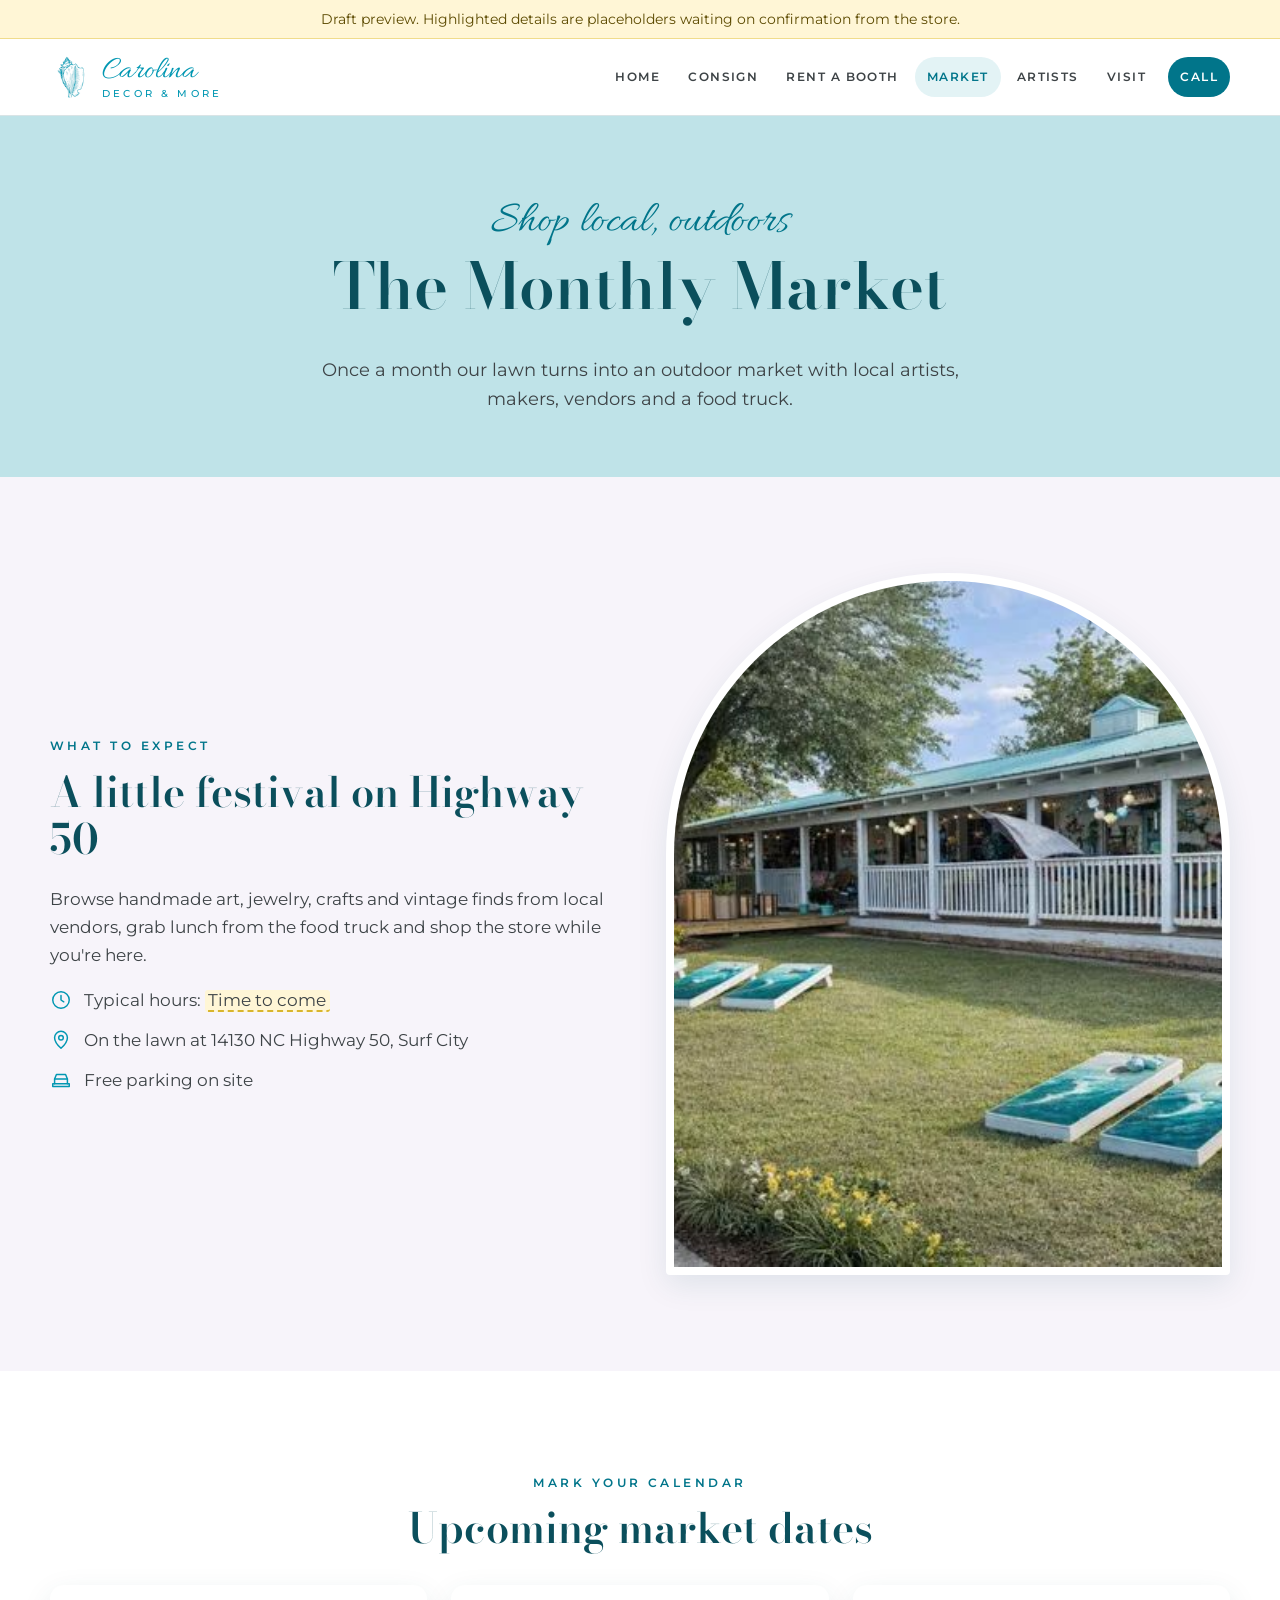
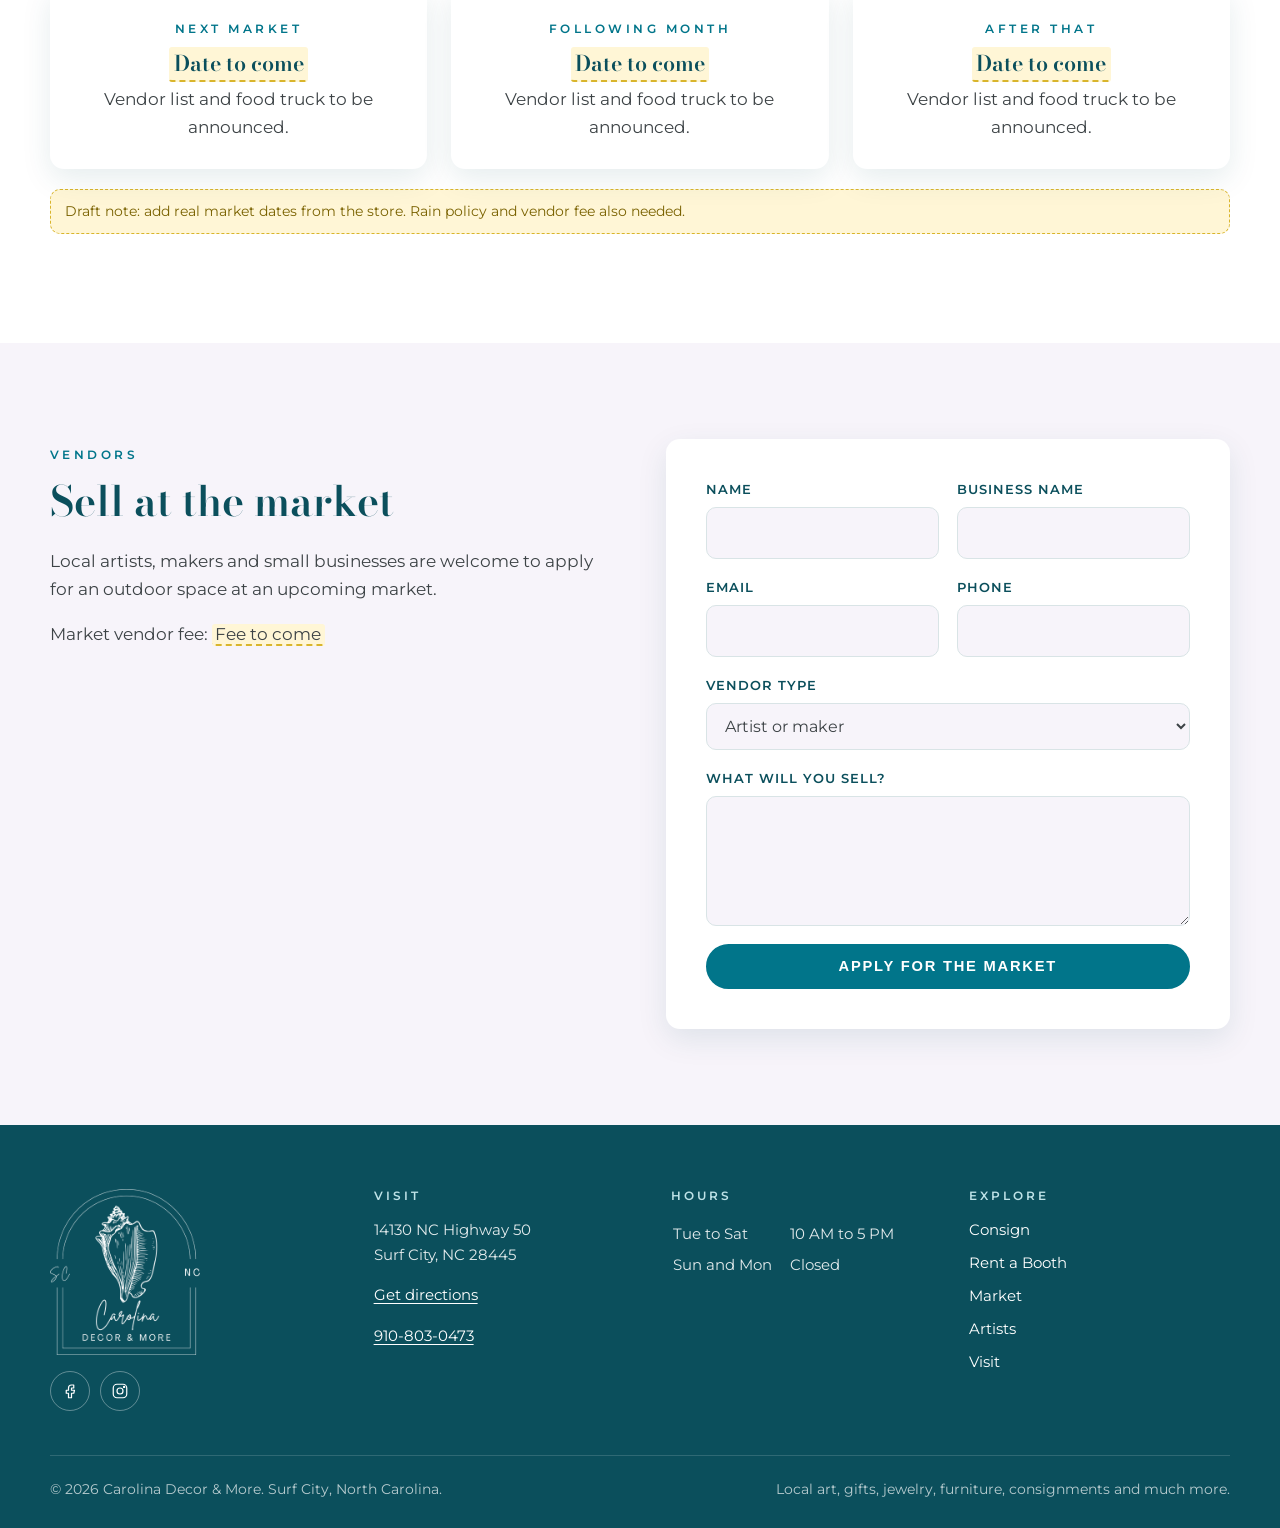
<file: events.html>
<!doctype html>
<html lang="en">
<head>
<meta charset="utf-8">
<meta name="viewport" content="width=device-width, initial-scale=1">
<title>Monthly Outdoor Market in Surf City NC | Carolina Decor & More</title>
<meta name="description" content="Join the monthly outdoor market at Carolina Decor & More in Surf City, NC with local artists, vendors and a food truck. See dates and apply to be a vendor.">
<link rel="canonical" href="https://www.carolinadecorandmore.com/events.html">
<meta property="og:type" content="website">
<meta property="og:site_name" content="Carolina Decor & More">
<meta property="og:title" content="Monthly Outdoor Market in Surf City NC | Carolina Decor & More">
<meta property="og:description" content="Join the monthly outdoor market at Carolina Decor & More in Surf City, NC with local artists, vendors and a food truck. See dates and apply to be a vendor.">
<meta property="og:url" content="https://www.carolinadecorandmore.com/events.html">
<meta property="og:image" content="https://www.carolinadecorandmore.com/assets/images/hero-storefront.jpg">
<meta name="theme-color" content="#0b4f5c">
<link rel="icon" type="image/png" href="assets/images/favicon.png">
<link rel="apple-touch-icon" href="assets/images/apple-touch-icon.png">
<link rel="preconnect" href="https://fonts.googleapis.com">
<link rel="preconnect" href="https://fonts.gstatic.com" crossorigin>
<link href="https://fonts.googleapis.com/css2?family=Allura&family=Bodoni+Moda:opsz,wght@6..96,500;6..96,600;6..96,700&family=Montserrat:wght@400;500;600;700&display=swap" rel="stylesheet">
<link rel="stylesheet" href="assets/css/styles.css">
</head>
<body>
<a class="skip-link" href="#main">Skip to content</a>
<!-- DRAFT: remove this banner and all .tbd placeholders before launch -->
<div class="draft-banner">Draft preview. Highlighted details are placeholders waiting on confirmation from the store.</div>
<header class="site-header">
  <div class="wrap header-inner">
    <a class="brand" href="index.html" aria-label="Carolina Decor & More home">
      <img src="assets/images/favicon.png" alt="" width="42" height="42">
      <span class="brand-text"><span class="brand-script">Carolina</span><span class="brand-caps">DECOR &amp; MORE</span></span>
    </a>
    <button class="nav-toggle" aria-expanded="false" aria-controls="site-nav" aria-label="Menu"><svg class="" viewBox="0 0 24 24" fill="none" stroke="currentColor" stroke-width="1.6" stroke-linecap="round" stroke-linejoin="round" aria-hidden="true"><path d="M4 7h16M4 12h16M4 17h16"/></svg></button>
    <nav class="site-nav" id="site-nav" aria-label="Main">
      <ul><li><a href="index.html">Home</a></li><li><a href="consign.html">Consign</a></li><li><a href="rent-a-booth.html">Rent a Booth</a></li><li><a href="events.html" aria-current="page">Market</a></li><li><a href="artists.html">Artists</a></li><li><a href="visit.html">Visit</a></li><li><a class="nav-call" href="tel:+19108030473">Call</a></li></ul>
    </nav>
  </div>
</header>
<main id="main">
<section class="page-hero">
  <div class="wrap">
    <span class="script">Shop local, outdoors</span>
    <h1>The Monthly Market</h1>
    <p>Once a month our lawn turns into an outdoor market with local artists, makers, vendors and a food truck.</p>
  </div>
</section>
<section class="section">
  <div class="wrap grid-2">
    <div>
      <span class="eyebrow">What to expect</span>
      <h2>A little festival on Highway 50</h2>
      <p>Browse handmade art, jewelry, crafts and vintage finds from local vendors, grab lunch from the food truck and shop the store while you're here.</p>
      <ul class="contact-list">
        <li><svg class="" viewBox="0 0 24 24" fill="none" stroke="currentColor" stroke-width="1.6" stroke-linecap="round" stroke-linejoin="round" aria-hidden="true"><circle cx="12" cy="12" r="9"/><path d="M12 7v5l3 2"/></svg><span>Typical hours: <mark class="tbd" title="Placeholder: confirm with owner">Time to come</mark></span></li>
        <li><svg class="" viewBox="0 0 24 24" fill="none" stroke="currentColor" stroke-width="1.6" stroke-linecap="round" stroke-linejoin="round" aria-hidden="true"><path d="M12 21s-7-6.2-7-11.5A7 7 0 0 1 19 9.5C19 14.8 12 21 12 21z"/><circle cx="12" cy="9.5" r="2.5"/></svg><span>On the lawn at 14130 NC Highway 50, Surf City</span></li>
        <li><svg class="" viewBox="0 0 24 24" fill="none" stroke="currentColor" stroke-width="1.6" stroke-linecap="round" stroke-linejoin="round" aria-hidden="true"><path d="M5 16V11l2-5h10l2 5v5"/><path d="M3 16h18v3H3z"/><path d="M5 11h14"/></svg><span>Free parking on site</span></li>
      </ul>
    </div>
    <div class="arch-photo"><img src="assets/images/hero-storefront.jpg" alt="The shop's front lawn with painted cornhole boards, where the monthly market is held" width="640" height="427" loading="lazy" style="aspect-ratio:4/5"></div>
  </div>
</section>

<section class="section section--white">
  <div class="wrap">
    <div class="center" style="margin-bottom:32px">
      <span class="eyebrow">Mark your calendar</span>
      <h2>Upcoming market dates</h2>
    </div>
    <div class="grid-3">
      <div class="card center"><span class="eyebrow">Next market</span><h3><mark class="tbd" title="Placeholder: confirm with owner">Date to come</mark></h3><p>Vendor list and food truck to be announced.</p></div>
      <div class="card center"><span class="eyebrow">Following month</span><h3><mark class="tbd" title="Placeholder: confirm with owner">Date to come</mark></h3><p>Vendor list and food truck to be announced.</p></div>
      <div class="card center"><span class="eyebrow">After that</span><h3><mark class="tbd" title="Placeholder: confirm with owner">Date to come</mark></h3><p>Vendor list and food truck to be announced.</p></div>
    </div>
    <p class="tbd-note" style="margin-top:20px">Draft note: add real market dates from the store. Rain policy and vendor fee also needed.</p>
  </div>
</section>

<section class="section" id="vendor-signup">
  <div class="wrap grid-2" style="align-items:start">
    <div>
      <span class="eyebrow">Vendors</span>
      <h2>Sell at the market</h2>
      <p>Local artists, makers and small businesses are welcome to apply for an outdoor space at an upcoming market.</p>
      <p>Market vendor fee: <mark class="tbd" title="Placeholder: confirm with owner">Fee to come</mark></p>
    </div>
    <form class="form" data-draft-form action="#" method="post">
      <div class="form-row">
        <div class="field"><label for="m-name">Name</label><input id="m-name" name="name" autocomplete="name" required></div>
        <div class="field"><label for="m-biz">Business name</label><input id="m-biz" name="business" autocomplete="organization"></div>
      </div>
      <div class="form-row">
        <div class="field"><label for="m-email">Email</label><input id="m-email" name="email" type="email" autocomplete="email" required></div>
        <div class="field"><label for="m-phone">Phone</label><input id="m-phone" name="phone" type="tel" autocomplete="tel"></div>
      </div>
      <div class="field"><label for="m-type">Vendor type</label>
        <select id="m-type" name="vendor_type"><option>Artist or maker</option><option>Vintage or antiques</option><option>Food truck</option><option>Other small business</option></select></div>
      <div class="field"><label for="m-what">What will you sell?</label><textarea id="m-what" name="details"></textarea></div>
      <p class="form-status" role="status" tabindex="-1"></p>
      <button class="btn" type="submit">Apply for the market</button>
    </form>
  </div>
</section>

</main>
<footer class="site-footer">
  <div class="wrap">
    <div class="footer-grid">
      <div>
        <img class="footer-logo" src="assets/images/logo-white.png" alt="Carolina Decor & More logo, a conch shell inside an arch" width="150" height="166">
        <div class="social">
          <a href="#" aria-label="Facebook (link to come)"><svg class="" viewBox="0 0 24 24" fill="none" stroke="currentColor" stroke-width="1.6" stroke-linecap="round" stroke-linejoin="round" aria-hidden="true"><path d="M14 8h3V4h-3a4 4 0 0 0-4 4v3H7v4h3v6h4v-6h3l1-4h-4V8z"/></svg></a>
          <a href="#" aria-label="Instagram (link to come)"><svg class="" viewBox="0 0 24 24" fill="none" stroke="currentColor" stroke-width="1.6" stroke-linecap="round" stroke-linejoin="round" aria-hidden="true"><rect x="3" y="3" width="18" height="18" rx="5"/><circle cx="12" cy="12" r="4"/><circle cx="17.5" cy="6.5" r=".8" fill="currentColor"/></svg></a>
        </div>
      </div>
      <div>
        <h3>Visit</h3>
        <p>14130 NC Highway 50<br>Surf City, NC 28445</p>
        <p><a href="https://www.google.com/maps/dir/?api=1&destination=14130+NC+Highway+50,+Surf+City,+NC+28445" target="_blank" rel="noopener">Get directions</a></p>
        <p><a href="tel:+19108030473">910-803-0473</a></p>
      </div>
      <div>
        <h3>Hours</h3>
        <table class="footer-hours"><tbody>
          <tr><td>Tue to Sat</td><td>10 AM to 5 PM</td></tr>
          <tr><td>Sun and Mon</td><td>Closed</td></tr>
        </tbody></table>
      </div>
      <div>
        <h3>Explore</h3>
        <ul><li><a href="consign.html">Consign</a></li><li><a href="rent-a-booth.html">Rent a Booth</a></li><li><a href="events.html">Market</a></li><li><a href="artists.html">Artists</a></li><li><a href="visit.html">Visit</a></li></ul>
      </div>
    </div>
    <div class="footer-bottom">
      <span>&copy; <span id="year">2026</span> Carolina Decor & More. Surf City, North Carolina.</span>
      <span>Local art, gifts, jewelry, furniture, consignments and much more.</span>
    </div>
  </div>
</footer>
<script src="assets/js/main.js" defer></script>
</body>
</html>
</file>
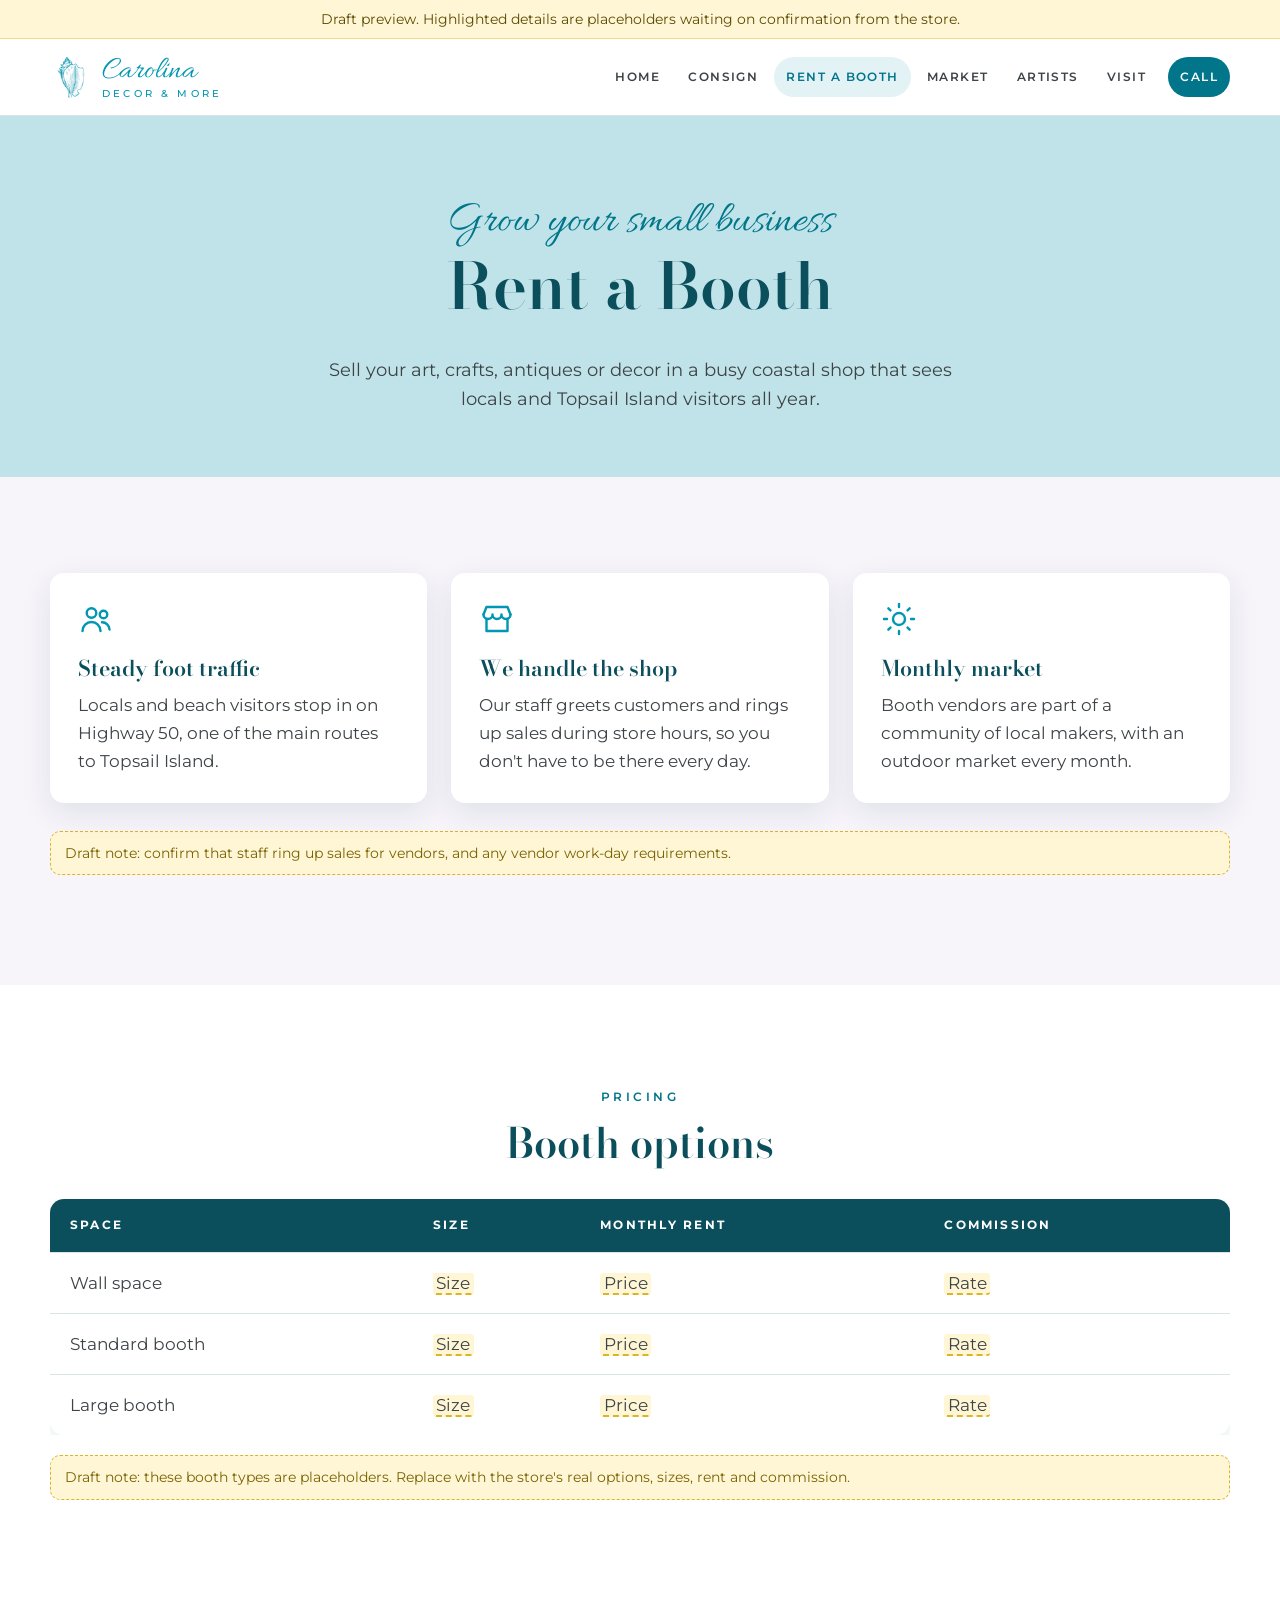
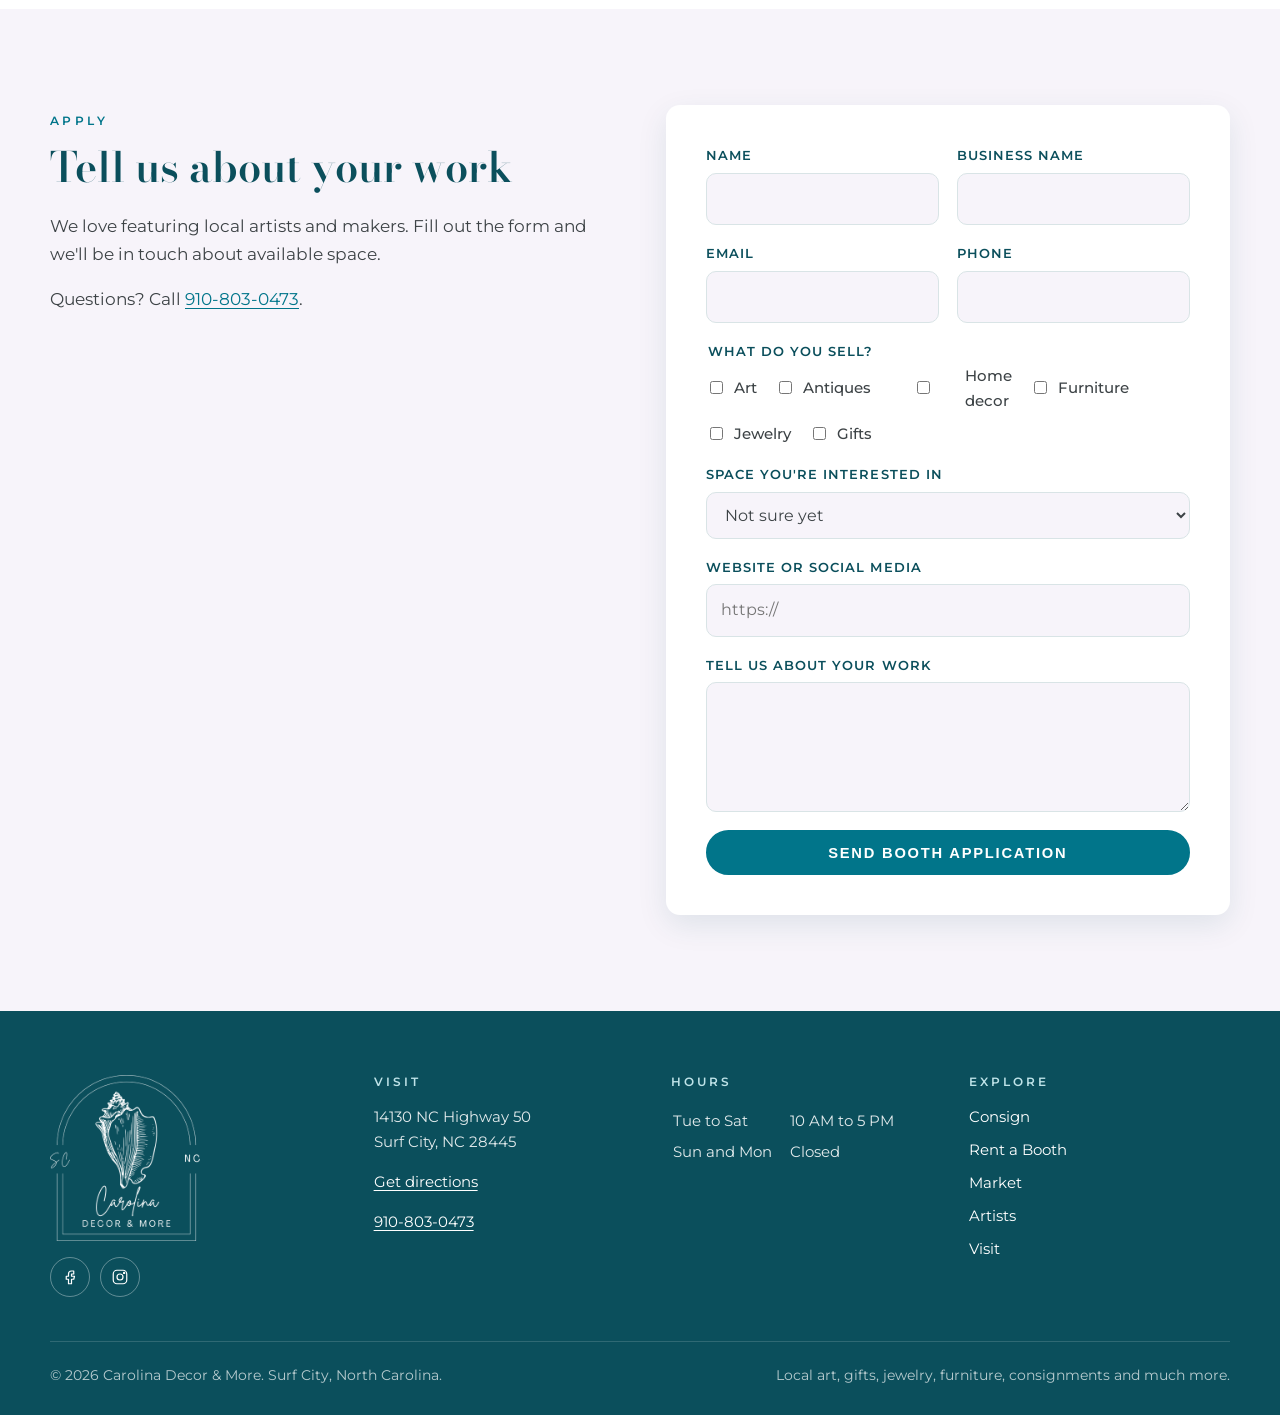
<file: rent-a-booth.html>
<!doctype html>
<html lang="en">
<head>
<meta charset="utf-8">
<meta name="viewport" content="width=device-width, initial-scale=1">
<title>Rent a Vendor Booth in Surf City NC | Carolina Decor & More</title>
<meta name="description" content="Rent a vendor booth or wall space at Carolina Decor & More on NC Highway 50 in Surf City. Reach locals and Topsail Island visitors with your art, crafts and antiques.">
<link rel="canonical" href="https://www.carolinadecorandmore.com/rent-a-booth.html">
<meta property="og:type" content="website">
<meta property="og:site_name" content="Carolina Decor & More">
<meta property="og:title" content="Rent a Vendor Booth in Surf City NC | Carolina Decor & More">
<meta property="og:description" content="Rent a vendor booth or wall space at Carolina Decor & More on NC Highway 50 in Surf City. Reach locals and Topsail Island visitors with your art, crafts and antiques.">
<meta property="og:url" content="https://www.carolinadecorandmore.com/rent-a-booth.html">
<meta property="og:image" content="https://www.carolinadecorandmore.com/assets/images/hero-storefront.jpg">
<meta name="theme-color" content="#0b4f5c">
<link rel="icon" type="image/png" href="assets/images/favicon.png">
<link rel="apple-touch-icon" href="assets/images/apple-touch-icon.png">
<link rel="preconnect" href="https://fonts.googleapis.com">
<link rel="preconnect" href="https://fonts.gstatic.com" crossorigin>
<link href="https://fonts.googleapis.com/css2?family=Allura&family=Bodoni+Moda:opsz,wght@6..96,500;6..96,600;6..96,700&family=Montserrat:wght@400;500;600;700&display=swap" rel="stylesheet">
<link rel="stylesheet" href="assets/css/styles.css">
</head>
<body>
<a class="skip-link" href="#main">Skip to content</a>
<!-- DRAFT: remove this banner and all .tbd placeholders before launch -->
<div class="draft-banner">Draft preview. Highlighted details are placeholders waiting on confirmation from the store.</div>
<header class="site-header">
  <div class="wrap header-inner">
    <a class="brand" href="index.html" aria-label="Carolina Decor & More home">
      <img src="assets/images/favicon.png" alt="" width="42" height="42">
      <span class="brand-text"><span class="brand-script">Carolina</span><span class="brand-caps">DECOR &amp; MORE</span></span>
    </a>
    <button class="nav-toggle" aria-expanded="false" aria-controls="site-nav" aria-label="Menu"><svg class="" viewBox="0 0 24 24" fill="none" stroke="currentColor" stroke-width="1.6" stroke-linecap="round" stroke-linejoin="round" aria-hidden="true"><path d="M4 7h16M4 12h16M4 17h16"/></svg></button>
    <nav class="site-nav" id="site-nav" aria-label="Main">
      <ul><li><a href="index.html">Home</a></li><li><a href="consign.html">Consign</a></li><li><a href="rent-a-booth.html" aria-current="page">Rent a Booth</a></li><li><a href="events.html">Market</a></li><li><a href="artists.html">Artists</a></li><li><a href="visit.html">Visit</a></li><li><a class="nav-call" href="tel:+19108030473">Call</a></li></ul>
    </nav>
  </div>
</header>
<main id="main">
<section class="page-hero">
  <div class="wrap">
    <span class="script">Grow your small business</span>
    <h1>Rent a Booth</h1>
    <p>Sell your art, crafts, antiques or decor in a busy coastal shop that sees locals and Topsail Island visitors all year.</p>
  </div>
</section>
<section class="section">
  <div class="wrap">
    <div class="grid-3">
      <div class="card"><svg class="cat-ic" viewBox="0 0 24 24" fill="none" stroke="currentColor" stroke-width="1.6" stroke-linecap="round" stroke-linejoin="round" aria-hidden="true"><circle cx="9" cy="8" r="3.2"/><path d="M3 20a6 6 0 0 1 12 0"/><circle cx="17" cy="9" r="2.5"/><path d="M16 14.2A5 5 0 0 1 21 19"/></svg><h3>Steady foot traffic</h3><p>Locals and beach visitors stop in on Highway 50, one of the main routes to Topsail Island.</p></div>
      <div class="card"><svg class="cat-ic" viewBox="0 0 24 24" fill="none" stroke="currentColor" stroke-width="1.6" stroke-linecap="round" stroke-linejoin="round" aria-hidden="true"><path d="M3 9 5 4h14l2 5"/><path d="M3 9a3 3 0 0 0 6 0 3 3 0 0 0 6 0 3 3 0 0 0 6 0"/><path d="M5 12v8h14v-8"/></svg><h3>We handle the shop</h3><p>Our staff greets customers and rings up sales during store hours, so you don't have to be there every day.</p></div>
      <div class="card"><svg class="cat-ic" viewBox="0 0 24 24" fill="none" stroke="currentColor" stroke-width="1.6" stroke-linecap="round" stroke-linejoin="round" aria-hidden="true"><circle cx="12" cy="12" r="4"/><path d="M12 2v2M12 20v2M4.9 4.9l1.4 1.4M17.7 17.7l1.4 1.4M2 12h2M20 12h2M4.9 19.1l1.4-1.4M17.7 6.3l1.4-1.4"/></svg><h3>Monthly market</h3><p>Booth vendors are part of a community of local makers, with an outdoor market every month.</p></div>
    </div>
    <p class="tbd-note" style="margin-top:28px">Draft note: confirm that staff ring up sales for vendors, and any vendor work-day requirements.</p>
  </div>
</section>

<section class="section section--white">
  <div class="wrap">
    <div class="center" style="margin-bottom:32px">
      <span class="eyebrow">Pricing</span>
      <h2>Booth options</h2>
    </div>
    <div class="table-scroll"><table class="price-table">
      <thead><tr><th scope="col">Space</th><th scope="col">Size</th><th scope="col">Monthly rent</th><th scope="col">Commission</th></tr></thead>
      <tbody>
        <tr><td>Wall space</td><td><mark class="tbd" title="Placeholder: confirm with owner">Size</mark></td><td><mark class="tbd" title="Placeholder: confirm with owner">Price</mark></td><td><mark class="tbd" title="Placeholder: confirm with owner">Rate</mark></td></tr>
        <tr><td>Standard booth</td><td><mark class="tbd" title="Placeholder: confirm with owner">Size</mark></td><td><mark class="tbd" title="Placeholder: confirm with owner">Price</mark></td><td><mark class="tbd" title="Placeholder: confirm with owner">Rate</mark></td></tr>
        <tr><td>Large booth</td><td><mark class="tbd" title="Placeholder: confirm with owner">Size</mark></td><td><mark class="tbd" title="Placeholder: confirm with owner">Price</mark></td><td><mark class="tbd" title="Placeholder: confirm with owner">Rate</mark></td></tr>
      </tbody>
    </table></div>
    <p class="tbd-note" style="margin-top:20px">Draft note: these booth types are placeholders. Replace with the store's real options, sizes, rent and commission.</p>
  </div>
</section>

<section class="section" id="apply">
  <div class="wrap grid-2" style="align-items:start">
    <div>
      <span class="eyebrow">Apply</span>
      <h2>Tell us about your work</h2>
      <p>We love featuring local artists and makers. Fill out the form and we'll be in touch about available space.</p>
      <p>Questions? Call <a href="tel:+19108030473">910-803-0473</a>.</p>
    </div>
    <form class="form" data-draft-form action="#" method="post">
      <div class="form-row">
        <div class="field"><label for="b-name">Name</label><input id="b-name" name="name" autocomplete="name" required></div>
        <div class="field"><label for="b-biz">Business name</label><input id="b-biz" name="business" autocomplete="organization"></div>
      </div>
      <div class="form-row">
        <div class="field"><label for="b-email">Email</label><input id="b-email" name="email" type="email" autocomplete="email" required></div>
        <div class="field"><label for="b-phone">Phone</label><input id="b-phone" name="phone" type="tel" autocomplete="tel"></div>
      </div>
      <fieldset class="field"><legend>What do you sell?</legend>
        <div class="checks">
          <label><input type="checkbox" name="sells" value="art"> Art</label>
          <label><input type="checkbox" name="sells" value="antiques"> Antiques</label>
          <label><input type="checkbox" name="sells" value="decor"> Home decor</label>
          <label><input type="checkbox" name="sells" value="furniture"> Furniture</label>
          <label><input type="checkbox" name="sells" value="jewelry"> Jewelry</label>
          <label><input type="checkbox" name="sells" value="gifts"> Gifts</label>
        </div></fieldset>
      <div class="field"><label for="b-space">Space you're interested in</label>
        <select id="b-space" name="space"><option>Not sure yet</option><option>Wall space</option><option>Standard booth</option><option>Large booth</option></select></div>
      <div class="field"><label for="b-link">Website or social media</label><input id="b-link" name="link" type="url" placeholder="https://"></div>
      <div class="field"><label for="b-about">Tell us about your work</label><textarea id="b-about" name="about"></textarea></div>
      <p class="form-status" role="status" tabindex="-1"></p>
      <button class="btn" type="submit">Send booth application</button>
    </form>
  </div>
</section>

</main>
<footer class="site-footer">
  <div class="wrap">
    <div class="footer-grid">
      <div>
        <img class="footer-logo" src="assets/images/logo-white.png" alt="Carolina Decor & More logo, a conch shell inside an arch" width="150" height="166">
        <div class="social">
          <a href="#" aria-label="Facebook (link to come)"><svg class="" viewBox="0 0 24 24" fill="none" stroke="currentColor" stroke-width="1.6" stroke-linecap="round" stroke-linejoin="round" aria-hidden="true"><path d="M14 8h3V4h-3a4 4 0 0 0-4 4v3H7v4h3v6h4v-6h3l1-4h-4V8z"/></svg></a>
          <a href="#" aria-label="Instagram (link to come)"><svg class="" viewBox="0 0 24 24" fill="none" stroke="currentColor" stroke-width="1.6" stroke-linecap="round" stroke-linejoin="round" aria-hidden="true"><rect x="3" y="3" width="18" height="18" rx="5"/><circle cx="12" cy="12" r="4"/><circle cx="17.5" cy="6.5" r=".8" fill="currentColor"/></svg></a>
        </div>
      </div>
      <div>
        <h3>Visit</h3>
        <p>14130 NC Highway 50<br>Surf City, NC 28445</p>
        <p><a href="https://www.google.com/maps/dir/?api=1&destination=14130+NC+Highway+50,+Surf+City,+NC+28445" target="_blank" rel="noopener">Get directions</a></p>
        <p><a href="tel:+19108030473">910-803-0473</a></p>
      </div>
      <div>
        <h3>Hours</h3>
        <table class="footer-hours"><tbody>
          <tr><td>Tue to Sat</td><td>10 AM to 5 PM</td></tr>
          <tr><td>Sun and Mon</td><td>Closed</td></tr>
        </tbody></table>
      </div>
      <div>
        <h3>Explore</h3>
        <ul><li><a href="consign.html">Consign</a></li><li><a href="rent-a-booth.html">Rent a Booth</a></li><li><a href="events.html">Market</a></li><li><a href="artists.html">Artists</a></li><li><a href="visit.html">Visit</a></li></ul>
      </div>
    </div>
    <div class="footer-bottom">
      <span>&copy; <span id="year">2026</span> Carolina Decor & More. Surf City, North Carolina.</span>
      <span>Local art, gifts, jewelry, furniture, consignments and much more.</span>
    </div>
  </div>
</footer>
<script src="assets/js/main.js" defer></script>
</body>
</html>
</file>
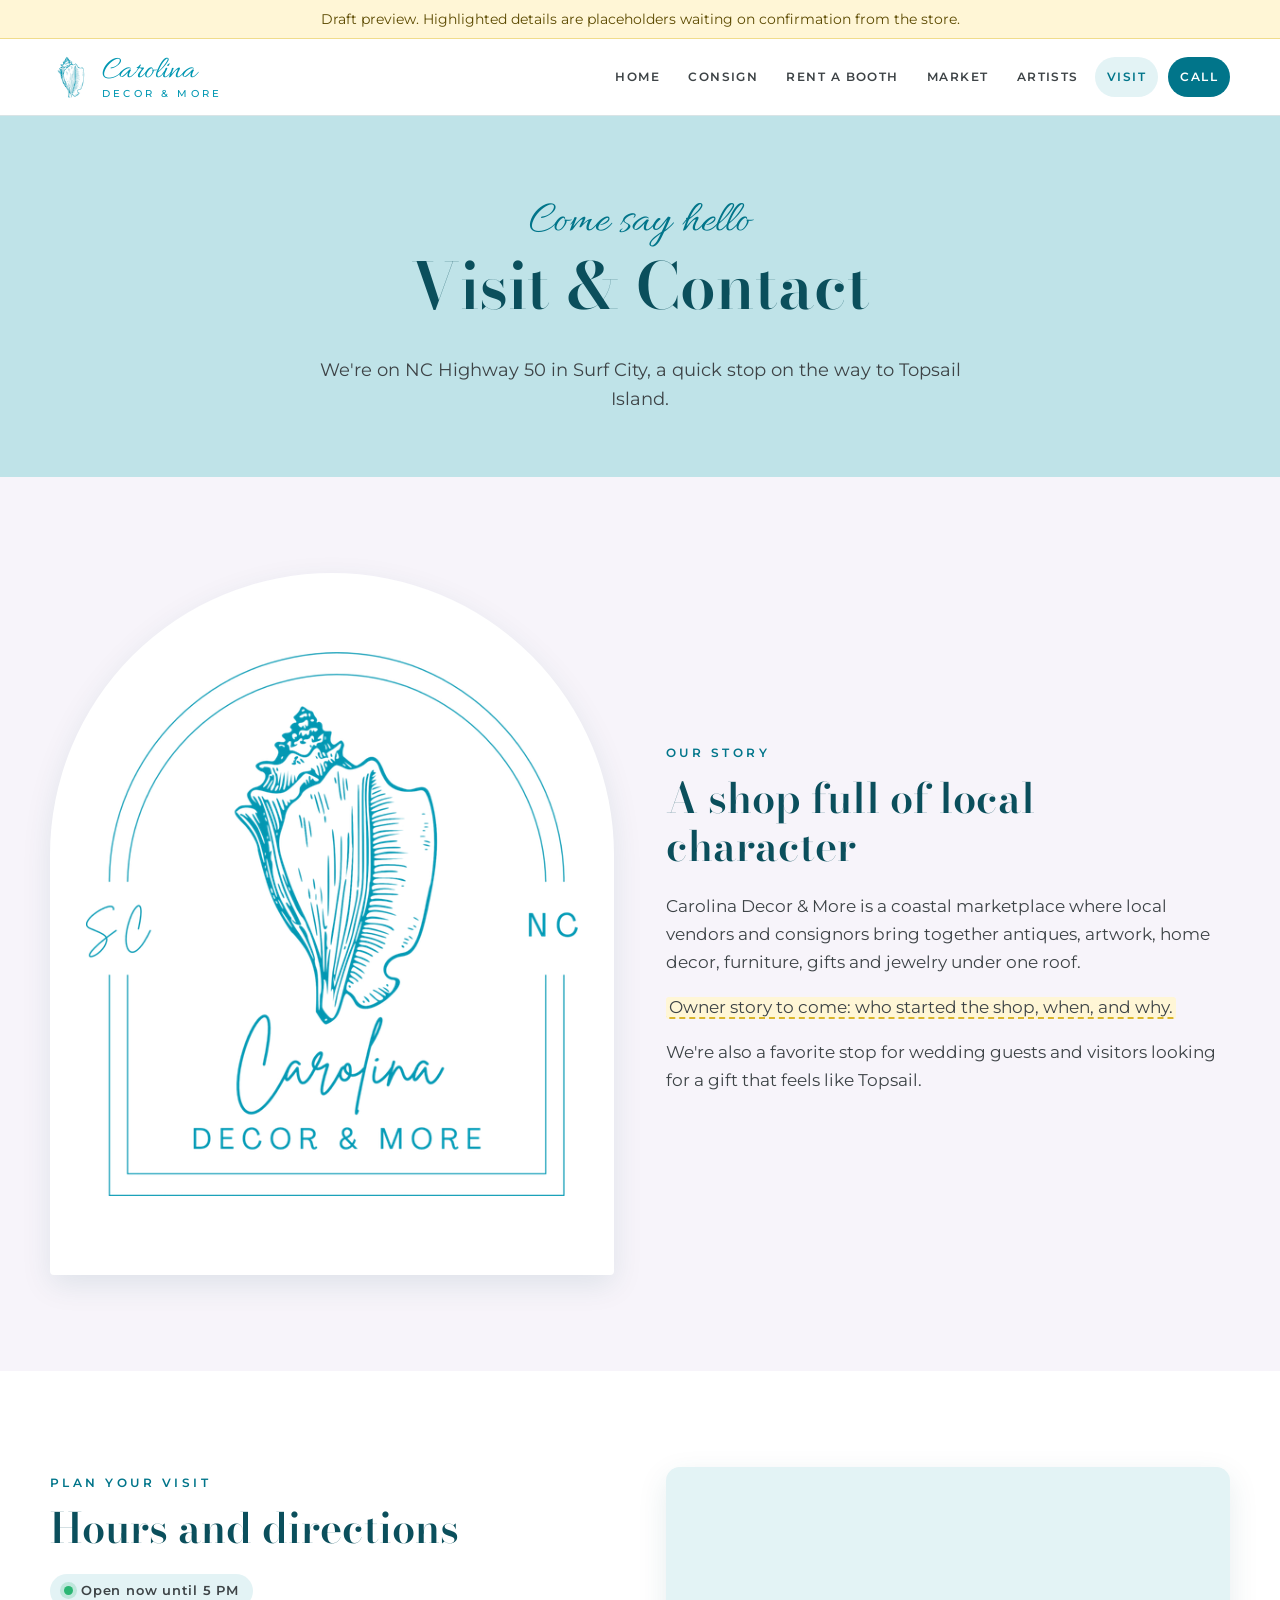
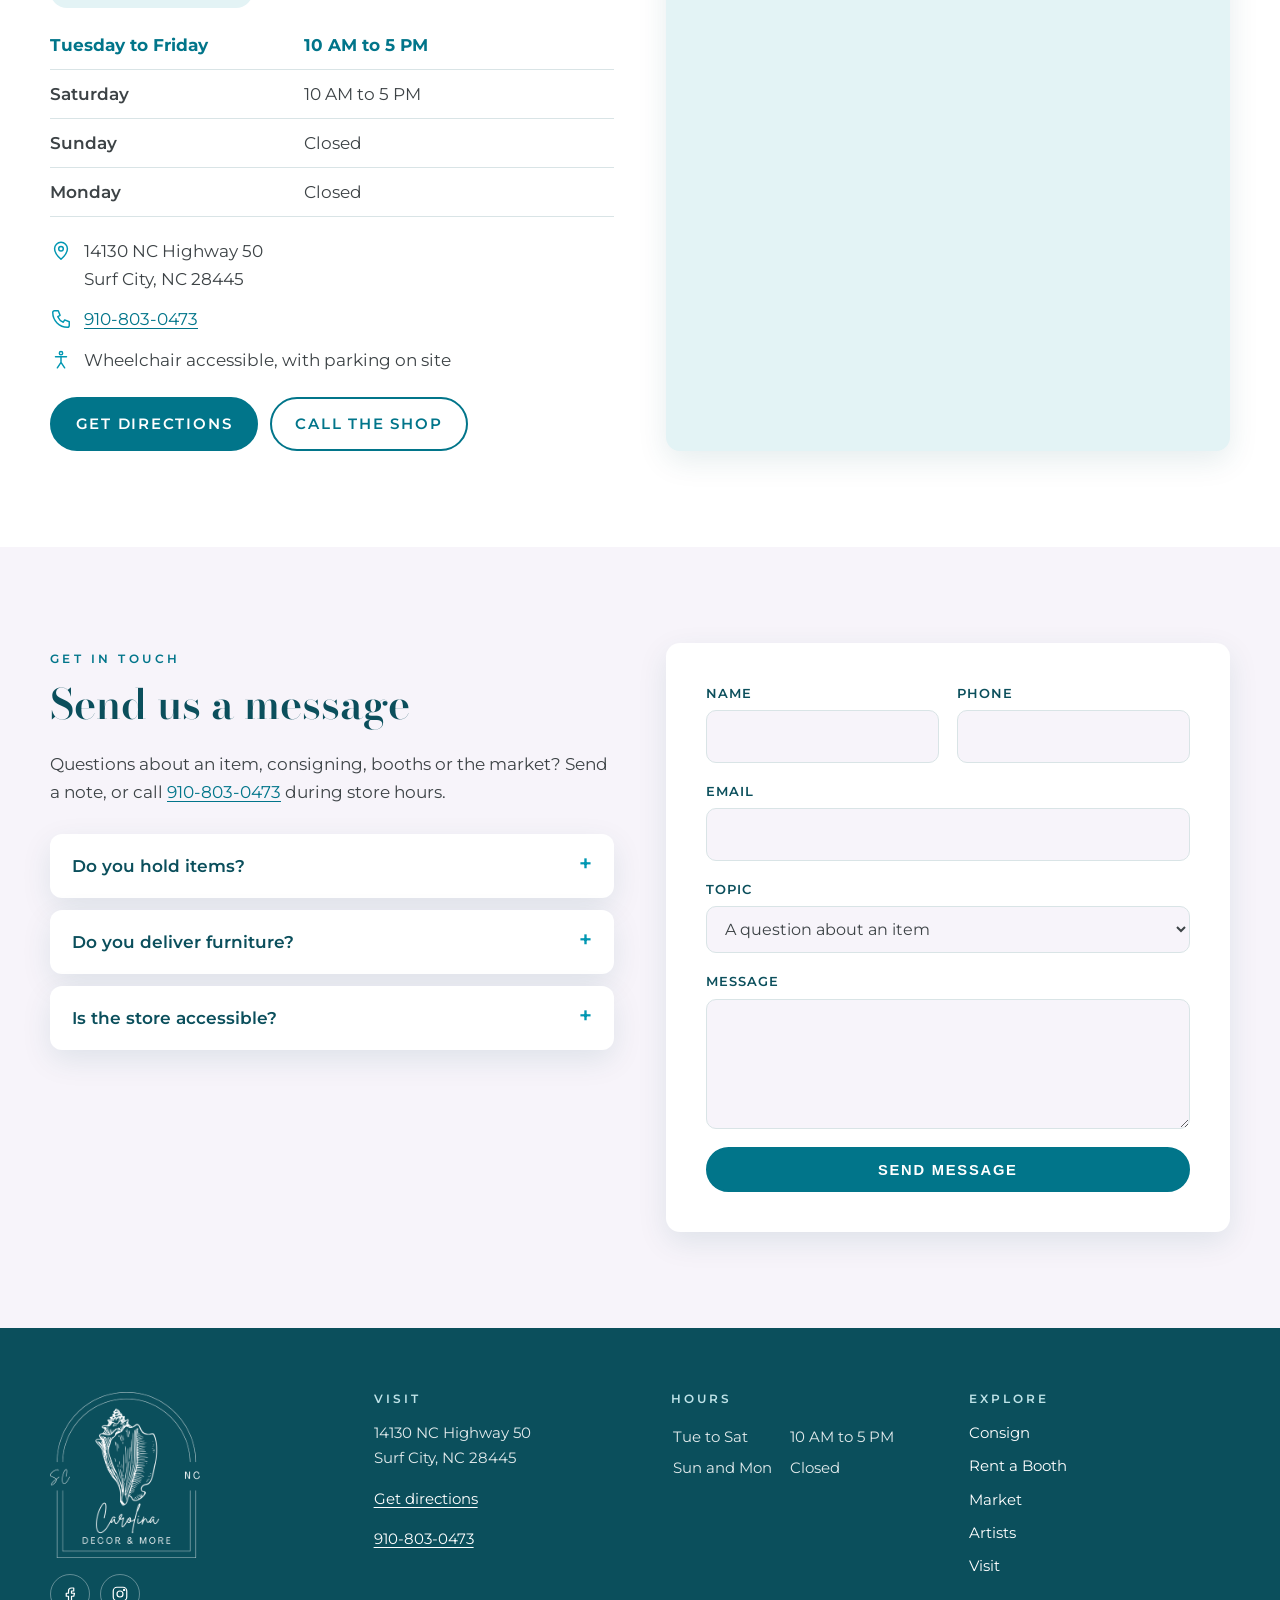
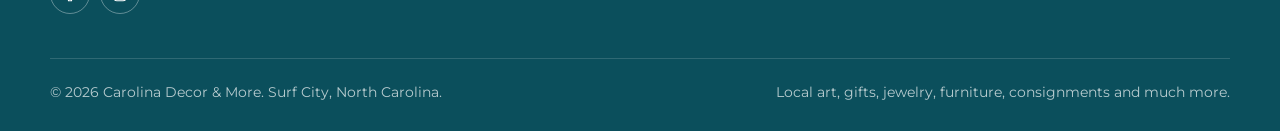
<file: visit.html>
<!doctype html>
<html lang="en">
<head>
<meta charset="utf-8">
<meta name="viewport" content="width=device-width, initial-scale=1">
<title>Visit & Contact | Carolina Decor & More, 14130 NC Hwy 50, Surf City</title>
<meta name="description" content="Hours, directions and contact info for Carolina Decor & More at 14130 NC Highway 50, Surf City, NC. Open Tuesday to Saturday, 10 AM to 5 PM.">
<link rel="canonical" href="https://www.carolinadecorandmore.com/visit.html">
<meta property="og:type" content="website">
<meta property="og:site_name" content="Carolina Decor & More">
<meta property="og:title" content="Visit & Contact | Carolina Decor & More, 14130 NC Hwy 50, Surf City">
<meta property="og:description" content="Hours, directions and contact info for Carolina Decor & More at 14130 NC Highway 50, Surf City, NC. Open Tuesday to Saturday, 10 AM to 5 PM.">
<meta property="og:url" content="https://www.carolinadecorandmore.com/visit.html">
<meta property="og:image" content="https://www.carolinadecorandmore.com/assets/images/hero-storefront.jpg">
<meta name="theme-color" content="#0b4f5c">
<link rel="icon" type="image/png" href="assets/images/favicon.png">
<link rel="apple-touch-icon" href="assets/images/apple-touch-icon.png">
<link rel="preconnect" href="https://fonts.googleapis.com">
<link rel="preconnect" href="https://fonts.gstatic.com" crossorigin>
<link href="https://fonts.googleapis.com/css2?family=Allura&family=Bodoni+Moda:opsz,wght@6..96,500;6..96,600;6..96,700&family=Montserrat:wght@400;500;600;700&display=swap" rel="stylesheet">
<link rel="stylesheet" href="assets/css/styles.css">
<script type="application/ld+json">{
  "@context": "https://schema.org",
  "@type": "Store",
  "name": "Carolina Decor & More",
  "description": "Coastal marketplace in Surf City, NC with local art, antiques, home decor, furniture, gifts, jewelry and consignment.",
  "url": "https://www.carolinadecorandmore.com/",
  "logo": "https://www.carolinadecorandmore.com/assets/images/logo-teal.png",
  "image": "https://www.carolinadecorandmore.com/assets/images/hero-storefront.jpg",
  "telephone": "+1-910-803-0473",
  "address": {
    "@type": "PostalAddress",
    "streetAddress": "14130 NC Highway 50",
    "addressLocality": "Surf City",
    "addressRegion": "NC",
    "postalCode": "28445",
    "addressCountry": "US"
  },
  "areaServed": [
    "Surf City",
    "Topsail Island",
    "Pender County"
  ],
  "openingHoursSpecification": [
    {
      "@type": "OpeningHoursSpecification",
      "dayOfWeek": [
        "Tuesday",
        "Wednesday",
        "Thursday",
        "Friday",
        "Saturday"
      ],
      "opens": "10:00",
      "closes": "17:00"
    }
  ],
  "amenityFeature": [
    {
      "@type": "LocationFeatureSpecification",
      "name": "Wheelchair accessible",
      "value": true
    },
    {
      "@type": "LocationFeatureSpecification",
      "name": "Parking",
      "value": true
    }
  ],
  "hasMap": "https://www.google.com/maps/search/?api=1&query=14130+NC+Highway+50,+Surf+City,+NC+28445"
}</script>
</head>
<body>
<a class="skip-link" href="#main">Skip to content</a>
<!-- DRAFT: remove this banner and all .tbd placeholders before launch -->
<div class="draft-banner">Draft preview. Highlighted details are placeholders waiting on confirmation from the store.</div>
<header class="site-header">
  <div class="wrap header-inner">
    <a class="brand" href="index.html" aria-label="Carolina Decor & More home">
      <img src="assets/images/favicon.png" alt="" width="42" height="42">
      <span class="brand-text"><span class="brand-script">Carolina</span><span class="brand-caps">DECOR &amp; MORE</span></span>
    </a>
    <button class="nav-toggle" aria-expanded="false" aria-controls="site-nav" aria-label="Menu"><svg class="" viewBox="0 0 24 24" fill="none" stroke="currentColor" stroke-width="1.6" stroke-linecap="round" stroke-linejoin="round" aria-hidden="true"><path d="M4 7h16M4 12h16M4 17h16"/></svg></button>
    <nav class="site-nav" id="site-nav" aria-label="Main">
      <ul><li><a href="index.html">Home</a></li><li><a href="consign.html">Consign</a></li><li><a href="rent-a-booth.html">Rent a Booth</a></li><li><a href="events.html">Market</a></li><li><a href="artists.html">Artists</a></li><li><a href="visit.html" aria-current="page">Visit</a></li><li><a class="nav-call" href="tel:+19108030473">Call</a></li></ul>
    </nav>
  </div>
</header>
<main id="main">
<section class="page-hero">
  <div class="wrap">
    <span class="script">Come say hello</span>
    <h1>Visit &amp; Contact</h1>
    <p>We're on NC Highway 50 in Surf City, a quick stop on the way to Topsail Island.</p>
  </div>
</section>
<section class="section">
  <div class="wrap grid-2">
    <div class="arch-photo"><img src="assets/images/logo-teal.png" alt="Carolina Decor & More logo, a conch shell inside an arch" width="520" height="575" loading="lazy" style="object-fit:contain;padding:28px;background:#fff"></div>
    <div>
      <span class="eyebrow">Our story</span>
      <h2>A shop full of local character</h2>
      <p>Carolina Decor & More is a coastal marketplace where local vendors and consignors bring together antiques, artwork, home decor, furniture, gifts and jewelry under one roof.</p>
      <p><mark class="tbd" title="Placeholder: confirm with owner">Owner story to come: who started the shop, when, and why.</mark></p>
      <p>We're also a favorite stop for wedding guests and visitors looking for a gift that feels like Topsail.</p>
    </div>
  </div>
</section>

<section class="section section--white" id="visit">
  <div class="wrap grid-2" style="align-items:stretch">
    <div>
      <span class="eyebrow">Plan your visit</span>
      <h2>Hours and directions</h2>
      <p class="status" data-open-status style="background:var(--aqua-soft)">Tuesday to Saturday, 10 AM to 5 PM</p>
      <table class="hours"><caption class="sr-only">Store hours</caption><tbody><tr data-day="2,3,4,5"><th scope="row">Tuesday to Friday</th><td>10 AM to 5 PM</td></tr><tr data-day="6"><th scope="row">Saturday</th><td>10 AM to 5 PM</td></tr><tr data-day="0"><th scope="row">Sunday</th><td>Closed</td></tr><tr data-day="1"><th scope="row">Monday</th><td>Closed</td></tr></tbody></table>
      <ul class="contact-list">
        <li><svg class="" viewBox="0 0 24 24" fill="none" stroke="currentColor" stroke-width="1.6" stroke-linecap="round" stroke-linejoin="round" aria-hidden="true"><path d="M12 21s-7-6.2-7-11.5A7 7 0 0 1 19 9.5C19 14.8 12 21 12 21z"/><circle cx="12" cy="9.5" r="2.5"/></svg><span>14130 NC Highway 50<br>Surf City, NC 28445</span></li>
        <li><svg class="" viewBox="0 0 24 24" fill="none" stroke="currentColor" stroke-width="1.6" stroke-linecap="round" stroke-linejoin="round" aria-hidden="true"><path d="M5 3h4l2 5-2.5 1.5a11 11 0 0 0 6 6L16 13l5 2v4a2 2 0 0 1-2 2A16 16 0 0 1 3 5a2 2 0 0 1 2-2z"/></svg><span><a href="tel:+19108030473">910-803-0473</a></span></li>
        <li><svg class="" viewBox="0 0 24 24" fill="none" stroke="currentColor" stroke-width="1.6" stroke-linecap="round" stroke-linejoin="round" aria-hidden="true"><circle cx="12" cy="4.5" r="1.8"/><path d="M6 8.5h12M12 8.5v6m0 0-4 6m4-6 4 6"/></svg><span>Wheelchair accessible, with parking on site</span></li>
      </ul>
      <div class="btn-row">
        <a class="btn" href="https://www.google.com/maps/dir/?api=1&destination=14130+NC+Highway+50,+Surf+City,+NC+28445" target="_blank" rel="noopener">Get directions</a>
        <a class="btn btn--ghost" href="tel:+19108030473">Call the shop</a>
      </div>
    </div>
    <iframe class="map" title="Map to Carolina Decor & More" src="https://maps.google.com/maps?q=14130+NC+Highway+50,+Surf+City,+NC+28445&z=15&output=embed" loading="lazy" referrerpolicy="no-referrer-when-downgrade"></iframe>
  </div>
</section>

<section class="section" id="contact">
  <div class="wrap grid-2" style="align-items:start">
    <div>
      <span class="eyebrow">Get in touch</span>
      <h2>Send us a message</h2>
      <p>Questions about an item, consigning, booths or the market? Send a note, or call <a href="tel:+19108030473">910-803-0473</a> during store hours.</p>
      <div class="faq" style="margin-top:28px">
        <details><summary>Do you hold items?</summary><p>Call the shop and we'll do our best to help. <mark class="tbd" title="Placeholder: confirm with owner">Hold policy to come.</mark></p></details>
        <details><summary>Do you deliver furniture?</summary><p><mark class="tbd" title="Placeholder: confirm with owner">Delivery policy to come.</mark></p></details>
        <details><summary>Is the store accessible?</summary><p>Yes. The shop is wheelchair accessible and has parking on site.</p></details>
      </div>
    </div>
    <form class="form" data-draft-form action="#" method="post">
      <div class="form-row">
        <div class="field"><label for="ct-name">Name</label><input id="ct-name" name="name" autocomplete="name" required></div>
        <div class="field"><label for="ct-phone">Phone</label><input id="ct-phone" name="phone" type="tel" autocomplete="tel"></div>
      </div>
      <div class="field"><label for="ct-email">Email</label><input id="ct-email" name="email" type="email" autocomplete="email" required></div>
      <div class="field"><label for="ct-topic">Topic</label>
        <select id="ct-topic" name="topic"><option>A question about an item</option><option>Consigning</option><option>Renting a booth</option><option>The monthly market</option><option>Something else</option></select></div>
      <div class="field"><label for="ct-msg">Message</label><textarea id="ct-msg" name="message" required></textarea></div>
      <p class="form-status" role="status" tabindex="-1"></p>
      <button class="btn" type="submit">Send message</button>
    </form>
  </div>
</section>

</main>
<footer class="site-footer">
  <div class="wrap">
    <div class="footer-grid">
      <div>
        <img class="footer-logo" src="assets/images/logo-white.png" alt="Carolina Decor & More logo, a conch shell inside an arch" width="150" height="166">
        <div class="social">
          <a href="#" aria-label="Facebook (link to come)"><svg class="" viewBox="0 0 24 24" fill="none" stroke="currentColor" stroke-width="1.6" stroke-linecap="round" stroke-linejoin="round" aria-hidden="true"><path d="M14 8h3V4h-3a4 4 0 0 0-4 4v3H7v4h3v6h4v-6h3l1-4h-4V8z"/></svg></a>
          <a href="#" aria-label="Instagram (link to come)"><svg class="" viewBox="0 0 24 24" fill="none" stroke="currentColor" stroke-width="1.6" stroke-linecap="round" stroke-linejoin="round" aria-hidden="true"><rect x="3" y="3" width="18" height="18" rx="5"/><circle cx="12" cy="12" r="4"/><circle cx="17.5" cy="6.5" r=".8" fill="currentColor"/></svg></a>
        </div>
      </div>
      <div>
        <h3>Visit</h3>
        <p>14130 NC Highway 50<br>Surf City, NC 28445</p>
        <p><a href="https://www.google.com/maps/dir/?api=1&destination=14130+NC+Highway+50,+Surf+City,+NC+28445" target="_blank" rel="noopener">Get directions</a></p>
        <p><a href="tel:+19108030473">910-803-0473</a></p>
      </div>
      <div>
        <h3>Hours</h3>
        <table class="footer-hours"><tbody>
          <tr><td>Tue to Sat</td><td>10 AM to 5 PM</td></tr>
          <tr><td>Sun and Mon</td><td>Closed</td></tr>
        </tbody></table>
      </div>
      <div>
        <h3>Explore</h3>
        <ul><li><a href="consign.html">Consign</a></li><li><a href="rent-a-booth.html">Rent a Booth</a></li><li><a href="events.html">Market</a></li><li><a href="artists.html">Artists</a></li><li><a href="visit.html">Visit</a></li></ul>
      </div>
    </div>
    <div class="footer-bottom">
      <span>&copy; <span id="year">2026</span> Carolina Decor & More. Surf City, North Carolina.</span>
      <span>Local art, gifts, jewelry, furniture, consignments and much more.</span>
    </div>
  </div>
</footer>
<script src="assets/js/main.js" defer></script>
</body>
</html>
</file>
<file: assets/css/styles.css>
/* Carolina Decor & More
   Brand colors are pulled from the logo (teal) and the store hours flyer (aqua band, ink gray). */
:root {
  --teal: #0197b2;        /* logo teal: decorative + large text */
  --teal-deep: #01758a;   /* accessible teal for buttons and links on light backgrounds */
  --teal-dark: #0b4f5c;
  --aqua: #bfe3e8;        /* flyer band */
  --aqua-soft: #e3f3f5;
  --shell: #f7f4fa;       /* logo background */
  --sand: #f6efe4;
  --ink: #3d4346;         /* flyer text gray */
  --ink-soft: #5d666a;
  --white: #ffffff;
  --line: #d9e4e6;

  --font-display: "Bodoni Moda", "Didot", Georgia, serif;
  --font-body: "Montserrat", "Helvetica Neue", Arial, sans-serif;
  --font-script: "Allura", "Brush Script MT", cursive;

  --radius: 14px;
  --arch: 999px 999px 14px 14px;
  --shadow: 0 10px 30px rgba(11, 79, 92, 0.10);
  --wrap: 1180px;
}

*, *::before, *::after { box-sizing: border-box; }
html { scroll-behavior: smooth; }
body {
  margin: 0;
  font-family: var(--font-body);
  font-size: 1.0625rem;
  line-height: 1.65;
  color: var(--ink);
  background: var(--shell);
  -webkit-font-smoothing: antialiased;
}
img { max-width: 100%; height: auto; display: block; }
a { color: var(--teal-deep); text-underline-offset: 3px; }
a:hover { color: var(--teal-dark); }
:focus-visible { outline: 3px solid var(--teal); outline-offset: 3px; border-radius: 4px; }

h1, h2, h3 { font-family: var(--font-display); font-weight: 600; line-height: 1.15; color: var(--teal-dark); margin: 0 0 .5em; }
h1 { font-size: clamp(2.3rem, 5.5vw, 4rem); }
h2 { font-size: clamp(1.8rem, 3.6vw, 2.6rem); }
h3 { font-size: 1.35rem; }
p { margin: 0 0 1em; }

.wrap { width: min(var(--wrap), 100% - 32px); margin-inline: auto; }
.section { padding: clamp(56px, 8vw, 96px) 0; }
.section--white { background: var(--white); }
.section--sand { background: var(--sand); }
.section--aqua { background: var(--aqua); }
.center { text-align: center; }
.lede { font-size: 1.15rem; color: var(--ink-soft); max-width: 46rem; }
.center .lede { margin-inline: auto; }

.eyebrow {
  display: inline-block;
  font-size: .78rem; font-weight: 600; letter-spacing: .28em; text-transform: uppercase;
  color: var(--teal-deep); margin-bottom: .75rem;
}
.script { font-family: var(--font-script); font-weight: 400; color: var(--teal); font-size: 1.6em; line-height: 1; }

.skip-link { position: absolute; left: -9999px; top: 0; background: var(--teal-dark); color: #fff; padding: 10px 16px; z-index: 100; }
.skip-link:focus { left: 16px; top: 16px; }

/* Draft banner: remove before launch */
.draft-banner { background: #fff6d6; color: #5c4a00; font-size: .85rem; text-align: center; padding: 8px 16px; border-bottom: 1px solid #f0dc8c; }

/* Placeholder content waiting on owner confirmation */
.tbd { background: #fff6d6; color: inherit; border-bottom: 2px dashed #d9b52c; padding: 0 .2em; border-radius: 3px; }
.tbd-note { font-size: .85rem; color: #7a6200; background: #fff6d6; border: 1px dashed #d9b52c; border-radius: 10px; padding: 10px 14px; }

/* Buttons */
.btn {
  display: inline-flex; align-items: center; justify-content: center; gap: .5em;
  padding: .85em 1.6em; border-radius: 999px; border: 2px solid var(--teal-deep);
  background: var(--teal-deep); color: #fff; font-weight: 600; font-size: .92rem;
  letter-spacing: .12em; text-transform: uppercase; text-decoration: none;
  transition: background .2s, color .2s, transform .2s;
}
.btn:hover { background: var(--teal-dark); border-color: var(--teal-dark); color: #fff; transform: translateY(-1px); }
.btn--ghost { background: transparent; color: var(--teal-deep); }
.btn--ghost:hover { background: var(--teal-deep); color: #fff; }
.btn--light { background: #fff; border-color: #fff; color: var(--teal-dark); }
.btn--light:hover { background: var(--aqua); border-color: var(--aqua); color: var(--teal-dark); }
.btn--outline-light { background: transparent; border-color: #fff; color: #fff; }
.btn--outline-light:hover { background: #fff; color: var(--teal-dark); }
.btn-row { display: flex; flex-wrap: wrap; gap: 12px; }
.center .btn-row { justify-content: center; }

/* Header */
.site-header { position: sticky; top: 0; z-index: 50; background: rgba(255,255,255,.96); backdrop-filter: blur(8px); border-bottom: 1px solid var(--line); }
.header-inner { display: flex; align-items: center; justify-content: space-between; gap: 16px; min-height: 76px; }
.brand { display: flex; align-items: center; gap: 10px; text-decoration: none; color: var(--teal); }
.brand img { width: 42px; height: 42px; }
.brand-text { display: flex; flex-direction: column; line-height: 1; }
.brand-script { font-family: var(--font-script); font-size: 2rem; color: var(--teal); }
.brand-caps { white-space: nowrap; font-size: .62rem; letter-spacing: .32em; font-weight: 500; color: var(--teal); margin-top: 2px; }

.nav-toggle { display: none; background: none; border: 0; padding: 10px; cursor: pointer; color: var(--teal-dark); }
.nav-toggle svg { width: 28px; height: 28px; }
.site-nav ul { list-style: none; margin: 0; padding: 0; display: flex; align-items: center; gap: 4px; }
.site-nav a {
  display: block; padding: 10px 12px; font-size: .76rem; font-weight: 600; letter-spacing: .12em; white-space: nowrap;
  text-transform: uppercase; text-decoration: none; color: var(--ink); border-radius: 999px;
}
.site-nav a:hover { color: var(--teal-deep); background: var(--aqua-soft); }
.site-nav a[aria-current="page"] { color: var(--teal-deep); background: var(--aqua-soft); }
.site-nav .nav-call { background: var(--teal-deep); color: #fff; margin-left: 6px; }
.site-nav .nav-call:hover { background: var(--teal-dark); color: #fff; }

@media (max-width: 1100px) {
  .nav-toggle { display: block; }
  .site-nav { position: absolute; top: 100%; left: 0; right: 0; background: #fff; border-bottom: 1px solid var(--line); box-shadow: var(--shadow); display: none; }
  .site-nav.is-open { display: block; }
  .site-nav ul { flex-direction: column; align-items: stretch; padding: 8px 16px 16px; gap: 2px; }
  .site-nav a { padding: 14px 12px; border-radius: 10px; font-size: .85rem; }
  .site-nav .nav-call { margin: 8px 0 0; text-align: center; }
}

/* Open / closed status pill */
.status { display: inline-flex; align-items: center; gap: 8px; font-size: .82rem; font-weight: 600; letter-spacing: .06em; padding: 6px 14px; border-radius: 999px; background: rgba(255,255,255,.92); color: var(--ink); }
.status::before { content: ""; width: 9px; height: 9px; border-radius: 50%; background: #9aa5a8; }
.status.is-open::before { background: #2bb673; box-shadow: 0 0 0 4px rgba(43,182,115,.2); }
.status.is-closed::before { background: #d9534f; }

/* Hero */
.hero { position: relative; min-height: min(78vh, 720px); display: grid; align-items: center; overflow: hidden; color: #fff; }
.hero__img { position: absolute; inset: 0; width: 100%; height: 100%; object-fit: cover; object-position: center 60%; }
.hero::after { content: ""; position: absolute; inset: 0; background: linear-gradient(100deg, rgba(8,62,73,.86) 0%, rgba(8,62,73,.62) 45%, rgba(8,62,73,.15) 100%); }
.hero__content { position: relative; z-index: 1; padding: 72px 0; max-width: 760px; }
.hero h1 { color: #fff; margin-bottom: .3em; }
.hero .script { color: var(--aqua); font-size: clamp(2.2rem, 5vw, 3.2rem); display: block; margin-bottom: .1em; }
.hero__tagline { font-size: clamp(1.05rem, 2vw, 1.25rem); max-width: 34rem; margin-bottom: 1.6em; opacity: .95; }
.hero .status { margin-bottom: 1.4em; }

.page-hero { background: var(--aqua); padding: clamp(48px, 7vw, 84px) 0 clamp(40px, 6vw, 64px); text-align: center; position: relative; }
.page-hero .script { display: block; font-size: clamp(2rem, 4vw, 2.8rem); margin-bottom: .1em; color: var(--teal-deep); }
.page-hero p { max-width: 42rem; margin: 0 auto; color: var(--ink); font-size: 1.1rem; }

/* Quick info strip */
.info-strip { background: #fff; border-bottom: 1px solid var(--line); }
.info-strip .grid { display: grid; grid-template-columns: repeat(3, 1fr); }
.info-item { padding: 26px 24px; display: flex; gap: 14px; align-items: flex-start; }
.info-item + .info-item { border-left: 1px solid var(--line); }
.info-item svg { flex: none; width: 28px; height: 28px; color: var(--teal); margin-top: 2px; }
.info-item h3 { font-family: var(--font-body); font-size: .78rem; letter-spacing: .22em; text-transform: uppercase; margin: 0 0 4px; color: var(--teal-deep); }
.info-item p { margin: 0; font-size: .98rem; }
@media (max-width: 820px) {
  .info-strip .grid { grid-template-columns: 1fr; }
  .info-item + .info-item { border-left: 0; border-top: 1px solid var(--line); }
}

/* Grids and cards */
.grid-2 { display: grid; grid-template-columns: repeat(2, 1fr); gap: clamp(24px, 4vw, 56px); align-items: center; }
.grid-3 { display: grid; grid-template-columns: repeat(3, 1fr); gap: 24px; }
.grid-4 { display: grid; grid-template-columns: repeat(4, 1fr); gap: 20px; }
@media (max-width: 960px) { .grid-4 { grid-template-columns: repeat(2, 1fr); } .grid-3 { grid-template-columns: repeat(2, 1fr); } }
@media (max-width: 760px) { .grid-2, .grid-3 { grid-template-columns: 1fr; } }
@media (max-width: 480px) { .grid-4 { grid-template-columns: 1fr 1fr; gap: 12px; } }

.card { background: #fff; border-radius: var(--radius); padding: 28px; box-shadow: var(--shadow); }
.card h3 { margin-bottom: .4em; }
.card p:last-child { margin-bottom: 0; }

.category { background: #fff; border: 1px solid var(--line); border-radius: var(--arch); padding: 40px 18px 26px; text-align: center; transition: transform .2s, box-shadow .2s; }
.category:hover { transform: translateY(-3px); box-shadow: var(--shadow); }
.category svg { width: 40px; height: 40px; color: var(--teal); margin: 0 auto 12px; }
.category h3 { font-family: var(--font-body); font-size: .8rem; letter-spacing: .2em; text-transform: uppercase; color: var(--teal-dark); margin: 0; }

.arch-photo { border-radius: var(--arch); overflow: hidden; box-shadow: var(--shadow); border: 8px solid #fff; background: #fff; }
.arch-photo img { width: 100%; aspect-ratio: 4 / 5; object-fit: cover; }

.photo-card { background: #fff; border-radius: var(--radius); overflow: hidden; box-shadow: var(--shadow); margin: 0; }
.photo-card img { width: 100%; aspect-ratio: 4 / 3; object-fit: cover; }
.photo-card figcaption { padding: 16px 20px; font-size: .95rem; }
.photo-card figcaption strong { display: block; font-family: var(--font-display); font-size: 1.15rem; color: var(--teal-dark); }

.placeholder-tile { display: grid; place-items: center; text-align: center; aspect-ratio: 4 / 3; border: 2px dashed var(--teal); border-radius: var(--radius); background: var(--aqua-soft); color: var(--teal-deep); padding: 20px; font-size: .9rem; }

/* Steps */
.steps { list-style: none; padding: 0; margin: 0; counter-reset: step; display: grid; grid-template-columns: repeat(4, 1fr); gap: 20px; }
.steps li { counter-increment: step; background: #fff; border-radius: var(--radius); padding: 28px 24px; box-shadow: var(--shadow); position: relative; }
.steps li::before { content: counter(step); display: grid; place-items: center; width: 44px; height: 44px; border-radius: 50%; background: var(--aqua); color: var(--teal-dark); font-family: var(--font-display); font-size: 1.3rem; font-weight: 700; margin-bottom: 14px; }
.steps h3 { font-size: 1.15rem; }
.steps p { margin: 0; font-size: .97rem; }
@media (max-width: 960px) { .steps { grid-template-columns: repeat(2, 1fr); } }
@media (max-width: 560px) { .steps { grid-template-columns: 1fr; } }

/* Market band */
.market { background: var(--teal-dark) url("data:image/svg+xml,%3Csvg xmlns='http://www.w3.org/2000/svg' width='120' height='24' viewBox='0 0 120 24'%3E%3Cpath d='M0 12 Q15 0 30 12 T60 12 T90 12 T120 12' fill='none' stroke='%23ffffff' stroke-opacity='.06' stroke-width='2'/%3E%3C/svg%3E"); color: #fff; }
.market h2 { color: #fff; }
.market .eyebrow { color: var(--aqua); }
.market .script { color: var(--aqua); }
.market-list { list-style: none; padding: 0; margin: 0 0 1.6em; display: grid; gap: 10px; }
.market-list li { display: flex; gap: 12px; align-items: center; }
.market-list svg { width: 22px; height: 22px; color: var(--aqua); flex: none; }
.date-card { background: rgba(255,255,255,.08); border: 1px solid rgba(255,255,255,.2); border-radius: var(--arch); padding: 56px 32px 40px; text-align: center; }
.date-card .label { font-size: .78rem; letter-spacing: .26em; text-transform: uppercase; color: var(--aqua); }
.date-card .date { font-family: var(--font-display); font-size: clamp(2rem, 4vw, 2.8rem); margin: 8px 0; }
.date-card .tbd { color: #5c4a00; }

/* CTA split cards */
.cta-card { border-radius: var(--radius); padding: clamp(28px, 4vw, 44px); background: #fff; box-shadow: var(--shadow); display: flex; flex-direction: column; align-items: flex-start; }
.cta-card p { flex: 1; }
.cta-card--aqua { background: var(--aqua); }

/* Visit / hours */
.hours { width: 100%; border-collapse: collapse; margin-bottom: 1.2em; }
.hours th, .hours td { text-align: left; padding: 10px 0; border-bottom: 1px solid var(--line); }
.hours th { font-weight: 600; width: 45%; }
.hours tr.is-today th, .hours tr.is-today td { color: var(--teal-deep); font-weight: 700; }
.map { border: 0; width: 100%; height: 100%; min-height: 380px; border-radius: var(--radius); box-shadow: var(--shadow); background: var(--aqua-soft); }
.contact-list { list-style: none; padding: 0; margin: 0 0 1.4em; display: grid; gap: 12px; }
.contact-list li { display: flex; gap: 12px; align-items: flex-start; }
.contact-list svg { width: 22px; height: 22px; color: var(--teal); flex: none; margin-top: 3px; }

/* Pricing table */
.price-table { width: 100%; border-collapse: collapse; background: #fff; border-radius: var(--radius); overflow: hidden; box-shadow: var(--shadow); }
.price-table th, .price-table td { padding: 16px 20px; text-align: left; border-bottom: 1px solid var(--line); }
.price-table thead th { background: var(--teal-dark); color: #fff; font-size: .78rem; letter-spacing: .18em; text-transform: uppercase; }
.price-table tr:last-child td { border-bottom: 0; }
.table-scroll { overflow-x: auto; }

/* Artist cards */
.artist { background: #fff; border-radius: var(--radius); overflow: hidden; box-shadow: var(--shadow); display: flex; flex-direction: column; }
.artist img { aspect-ratio: 4 / 3; object-fit: cover; width: 100%; }
.artist .body { padding: 24px; flex: 1; display: flex; flex-direction: column; }
.artist .medium { font-size: .75rem; letter-spacing: .22em; text-transform: uppercase; color: var(--teal-deep); font-weight: 600; margin-bottom: 6px; }
.artist--invite { border: 2px dashed var(--teal); background: var(--aqua-soft); box-shadow: none; justify-content: center; text-align: center; padding: 32px 24px; }

/* Forms */
.form { background: #fff; border-radius: var(--radius); padding: clamp(24px, 4vw, 40px); box-shadow: var(--shadow); display: grid; gap: 18px; }
.form-row { display: grid; grid-template-columns: 1fr 1fr; gap: 18px; }
@media (max-width: 600px) { .form-row { grid-template-columns: 1fr; } }
.field { display: grid; gap: 6px; }
.field label, .field legend { font-size: .82rem; font-weight: 600; letter-spacing: .08em; text-transform: uppercase; color: var(--teal-dark); }
.field .hint { font-size: .85rem; color: var(--ink-soft); }
.field input, .field select, .field textarea {
  font: inherit; font-size: 1rem; color: var(--ink); padding: 12px 14px; border: 1.5px solid var(--line); border-radius: 10px; background: var(--shell); width: 100%;
}
.field input:focus, .field select:focus, .field textarea:focus { outline: none; border-color: var(--teal); background: #fff; box-shadow: 0 0 0 4px rgba(1,151,178,.15); }
.field textarea { min-height: 130px; resize: vertical; }
fieldset.field { border: 0; padding: 0; margin: 0; }
.checks { display: flex; flex-wrap: wrap; gap: 8px 18px; }
.checks label { font-size: .95rem; font-weight: 500; letter-spacing: 0; text-transform: none; color: var(--ink); display: flex; gap: 8px; align-items: center; }
.form-status { display: none; padding: 14px 16px; border-radius: 10px; background: var(--aqua-soft); color: var(--teal-dark); font-size: .95rem; }
.form-status.is-visible { display: block; }

/* FAQ */
.faq details { background: #fff; border-radius: 12px; padding: 18px 22px; box-shadow: var(--shadow); margin-bottom: 12px; }
.faq summary { cursor: pointer; font-weight: 600; color: var(--teal-dark); list-style: none; display: flex; justify-content: space-between; gap: 16px; }
.faq summary::after { content: "+"; font-size: 1.4rem; line-height: 1; color: var(--teal); }
.faq details[open] summary::after { content: "–"; }
.faq details p { margin: 12px 0 0; }

/* Footer */
.site-footer { background: var(--teal-dark); color: rgba(255,255,255,.88); padding: 64px 0 28px; font-size: .95rem; }
.site-footer a { color: #fff; }
.footer-grid { display: grid; grid-template-columns: 1.1fr 1fr 1fr 1fr; gap: 36px; }
.footer-logo { width: 150px; }
.site-footer h3 { font-family: var(--font-body); font-size: .78rem; letter-spacing: .24em; text-transform: uppercase; color: var(--aqua); margin-bottom: 14px; }
.site-footer ul { list-style: none; padding: 0; margin: 0; display: grid; gap: 8px; }
.site-footer ul a { text-decoration: none; }
.site-footer ul a:hover { text-decoration: underline; }
.footer-hours td { padding: 2px 16px 2px 0; }
.footer-bottom { border-top: 1px solid rgba(255,255,255,.15); margin-top: 44px; padding-top: 22px; display: flex; flex-wrap: wrap; justify-content: space-between; gap: 12px; font-size: .85rem; color: rgba(255,255,255,.7); }
.social { display: flex; gap: 10px; margin-top: 16px; }
.social a { display: grid; place-items: center; width: 40px; height: 40px; border-radius: 50%; border: 1px solid rgba(255,255,255,.35); }
.social a:hover { background: rgba(255,255,255,.12); }
.social svg { width: 18px; height: 18px; }
@media (max-width: 900px) { .footer-grid { grid-template-columns: 1fr 1fr; } }
@media (max-width: 560px) { .footer-grid { grid-template-columns: 1fr; } }

@media (prefers-reduced-motion: reduce) {
  html { scroll-behavior: auto; }
  *, *::before, *::after { transition: none !important; }
}

.sr-only { position: absolute; width: 1px; height: 1px; padding: 0; margin: -1px; overflow: hidden; clip: rect(0,0,0,0); white-space: nowrap; border: 0; }
.cat-ic { width: 36px; height: 36px; color: var(--teal); margin-bottom: 12px; }
</file>
